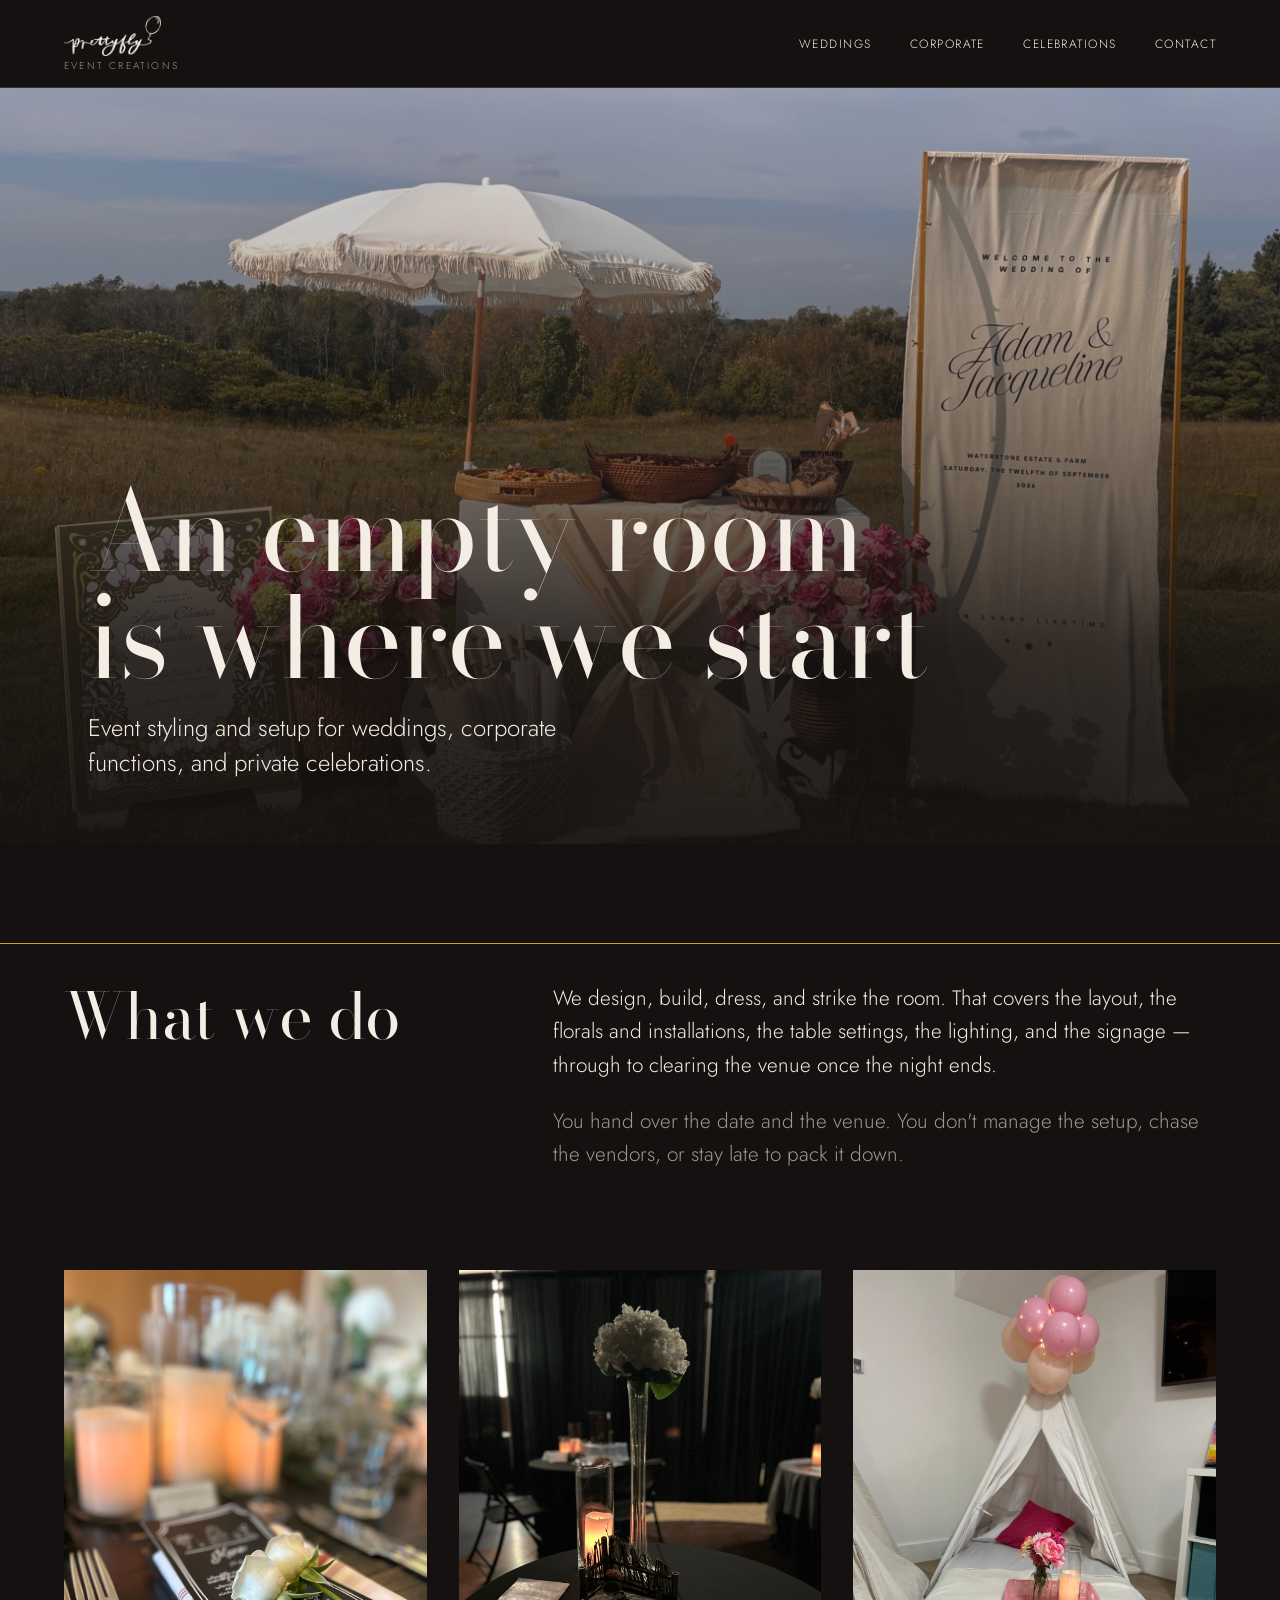
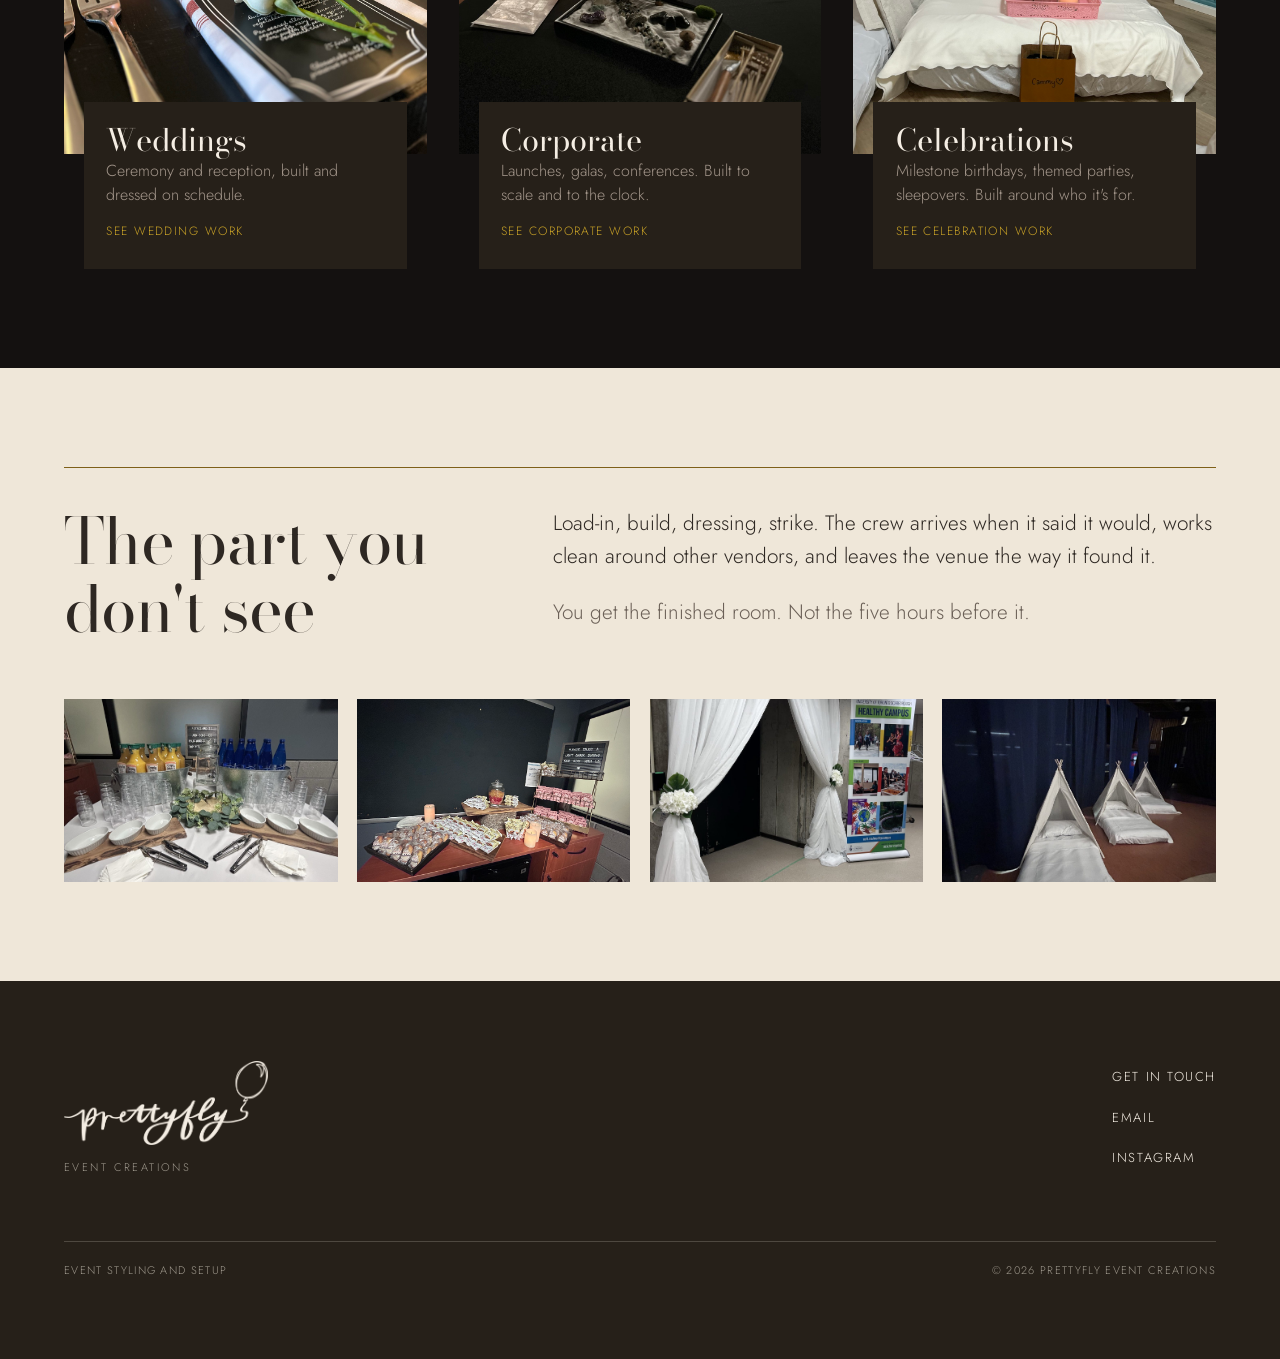
<file: index.html>
<!DOCTYPE html>
<html lang="en">
<head>
<meta charset="utf-8">
<meta name="viewport" content="width=device-width, initial-scale=1">
<title>PrettyFly Event Creations — event styling and setup</title>
<meta name="description" content="PrettyFly Event Creations styles and sets weddings, corporate functions, and private celebrations. Design, build, dress, and strike — handled end to end.">
<link rel="canonical" href="https://prettyflyevents.ca/">
<meta property="og:type" content="website">
<meta property="og:site_name" content="PrettyFly Event Creations">
<meta property="og:locale" content="en_CA">
<meta property="og:url" content="https://prettyflyevents.ca/">
<meta property="og:title" content="PrettyFly Event Creations — event styling and setup">
<meta property="og:description" content="PrettyFly Event Creations styles and sets weddings, corporate functions, and private celebrations. Design, build, dress, and strike — handled end to end.">
<meta property="og:image" content="https://prettyflyevents.ca/images/brand/share-card.jpg">
<meta property="og:image:width" content="1200">
<meta property="og:image:height" content="630">
<meta property="og:image:alt" content="PrettyFly Event Creations">
<meta name="twitter:card" content="summary_large_image">
<link rel="preconnect" href="https://fonts.googleapis.com">
<link rel="preconnect" href="https://fonts.gstatic.com" crossorigin>
<link href="https://fonts.googleapis.com/css2?family=Bodoni+Moda:opsz,wght@6..96,400;6..96,500&family=Jost:wght@300;400;500&display=swap" rel="stylesheet">
<link rel="stylesheet" href="assets/css/site.css">
<link rel="icon" href="images/brand/favicon-32.png" sizes="32x32">
<link rel="apple-touch-icon" href="images/brand/favicon-180.png">
</head>
<body>

<a class="skip" href="#main">Skip to content</a>

<header class="nav">
  <div class="wrap nav__inner">
    <a class="mark" href="index.html">
      <img class="mark__logo" src="images/brand/mark-cream.png" alt="PrettyFly" width="873" height="360" decoding="async">
      <span class="mark__sub">Event Creations</span>
    </a>
    <button class="nav__toggle" type="button" aria-expanded="false" aria-controls="nav-links">Menu</button>
    <ul class="nav__links" id="nav-links">
      <li><a href="weddings.html">Weddings</a></li>
      <li><a href="corporate.html">Corporate</a></li>
      <li><a href="celebrations.html">Celebrations</a></li>
      <li><a href="contact.html">Contact</a></li>
    </ul>
  </div>
</header>

<main id="main">

  <section class="hero">
    <img class="hero__img" src="images/hero/hero-home.jpg" alt="A finished reception room styled by PrettyFly Event Creations" width="2600" height="1950" decoding="async" fetchpriority="high">
    <div class="hero__scrim"></div>
    <div class="wrap hero__body reveal">
      <h1 class="display">An empty room is where we start</h1>
      <p class="lede">Event styling and setup for weddings, corporate functions, and private celebrations.</p>
    </div>
  </section>

  <section class="band">
    <div class="wrap statement">
      <h2 class="head">What we do</h2>
      <div>
        <p>We design, build, dress, and strike the room. That covers the layout, the florals and installations, the table settings, the lighting, and the signage — through to clearing the venue once the night ends.</p>
        <p class="quiet">You hand over the date and the venue. You don't manage the setup, chase the vendors, or stay late to pack it down.</p>
      </div>
    </div>
  </section>

  <section class="band band--continued">
    <div class="wrap">
      <div class="doors">

        <a class="door" href="weddings.html">
          <span class="door__frame">
            <img src="images/weddings/door.jpg" alt="A wedding reception styled by PrettyFly" width="1200" height="1600" decoding="async" loading="lazy">
          </span>
          <span class="door__plate">
            <span class="door__name">Weddings</span>
            <span class="door__text">Ceremony and reception, built and dressed on schedule.</span>
            <span class="door__more">See wedding work</span>
          </span>
        </a>

        <a class="door" href="corporate.html">
          <span class="door__frame">
            <img src="images/corporate/door.jpg" alt="A corporate event build by PrettyFly" width="1200" height="1600" decoding="async" loading="lazy">
          </span>
          <span class="door__plate">
            <span class="door__name">Corporate</span>
            <span class="door__text">Launches, galas, conferences. Built to scale and to the clock.</span>
            <span class="door__more">See corporate work</span>
          </span>
        </a>

        <a class="door" href="celebrations.html">
          <span class="door__frame">
            <img src="images/celebrations/door.jpg" alt="A sleepover tent made up with balloons and a gift, styled by PrettyFly" width="1200" height="1600" decoding="async" loading="lazy">
          </span>
          <span class="door__plate">
            <span class="door__name">Celebrations</span>
            <span class="door__text">Milestone birthdays, themed parties, sleepovers. Built around who it's for.</span>
            <span class="door__more">See celebration work</span>
          </span>
        </a>

      </div>
    </div>
  </section>

  <section class="band inverse">
    <div class="wrap">
      <div class="statement">
        <h2 class="head">The part you don't see</h2>
        <div>
          <p>Load-in, build, dressing, strike. The crew arrives when it said it would, works clean around other vendors, and leaves the venue the way it found it.</p>
          <p class="quiet">You get the finished room. Not the five hours before it.</p>
        </div>
      </div>
      <div class="strip">
        <img src="images/team/team-01.jpg" alt="Crew setting up a venue before an event" width="1350" height="1800" decoding="async" loading="lazy">
        <img src="images/team/team-02.jpg" alt="Tables being dressed during setup" width="1800" height="1350" decoding="async" loading="lazy">
        <img src="images/team/team-03.jpg" alt="An installation being built on site" width="1350" height="1800" decoding="async" loading="lazy">
        <img src="images/team/team-04.jpg" alt="Final checks before guests arrive" width="1350" height="1800" decoding="async" loading="lazy">
      </div>
    </div>
  </section>

</main>

<footer class="foot">
  <div class="wrap">
    <div class="foot__top">
      <div>
        <img class="foot__logo" src="images/brand/mark-cream.png" alt="PrettyFly" width="873" height="360" decoding="async" loading="lazy">
        <div class="foot__sub">Event Creations</div>
      </div>
      <ul class="foot__links">
        <li><a href="contact.html">Get in touch</a></li>
        <li><a href="mailto:prettyflycreativestudio@gmail.com">Email</a></li>
        <li><a href="https://www.instagram.com/prettyflyeventcreations/" rel="noopener">Instagram</a></li>
      </ul>
    </div>
    <div class="foot__base">
      <span>Event styling and setup</span>
      <span>&copy; 2026 PrettyFly Event Creations</span>
    </div>
  </div>
</footer>

<script src="assets/js/nav.js"></script>
</body>
</html>
</file>
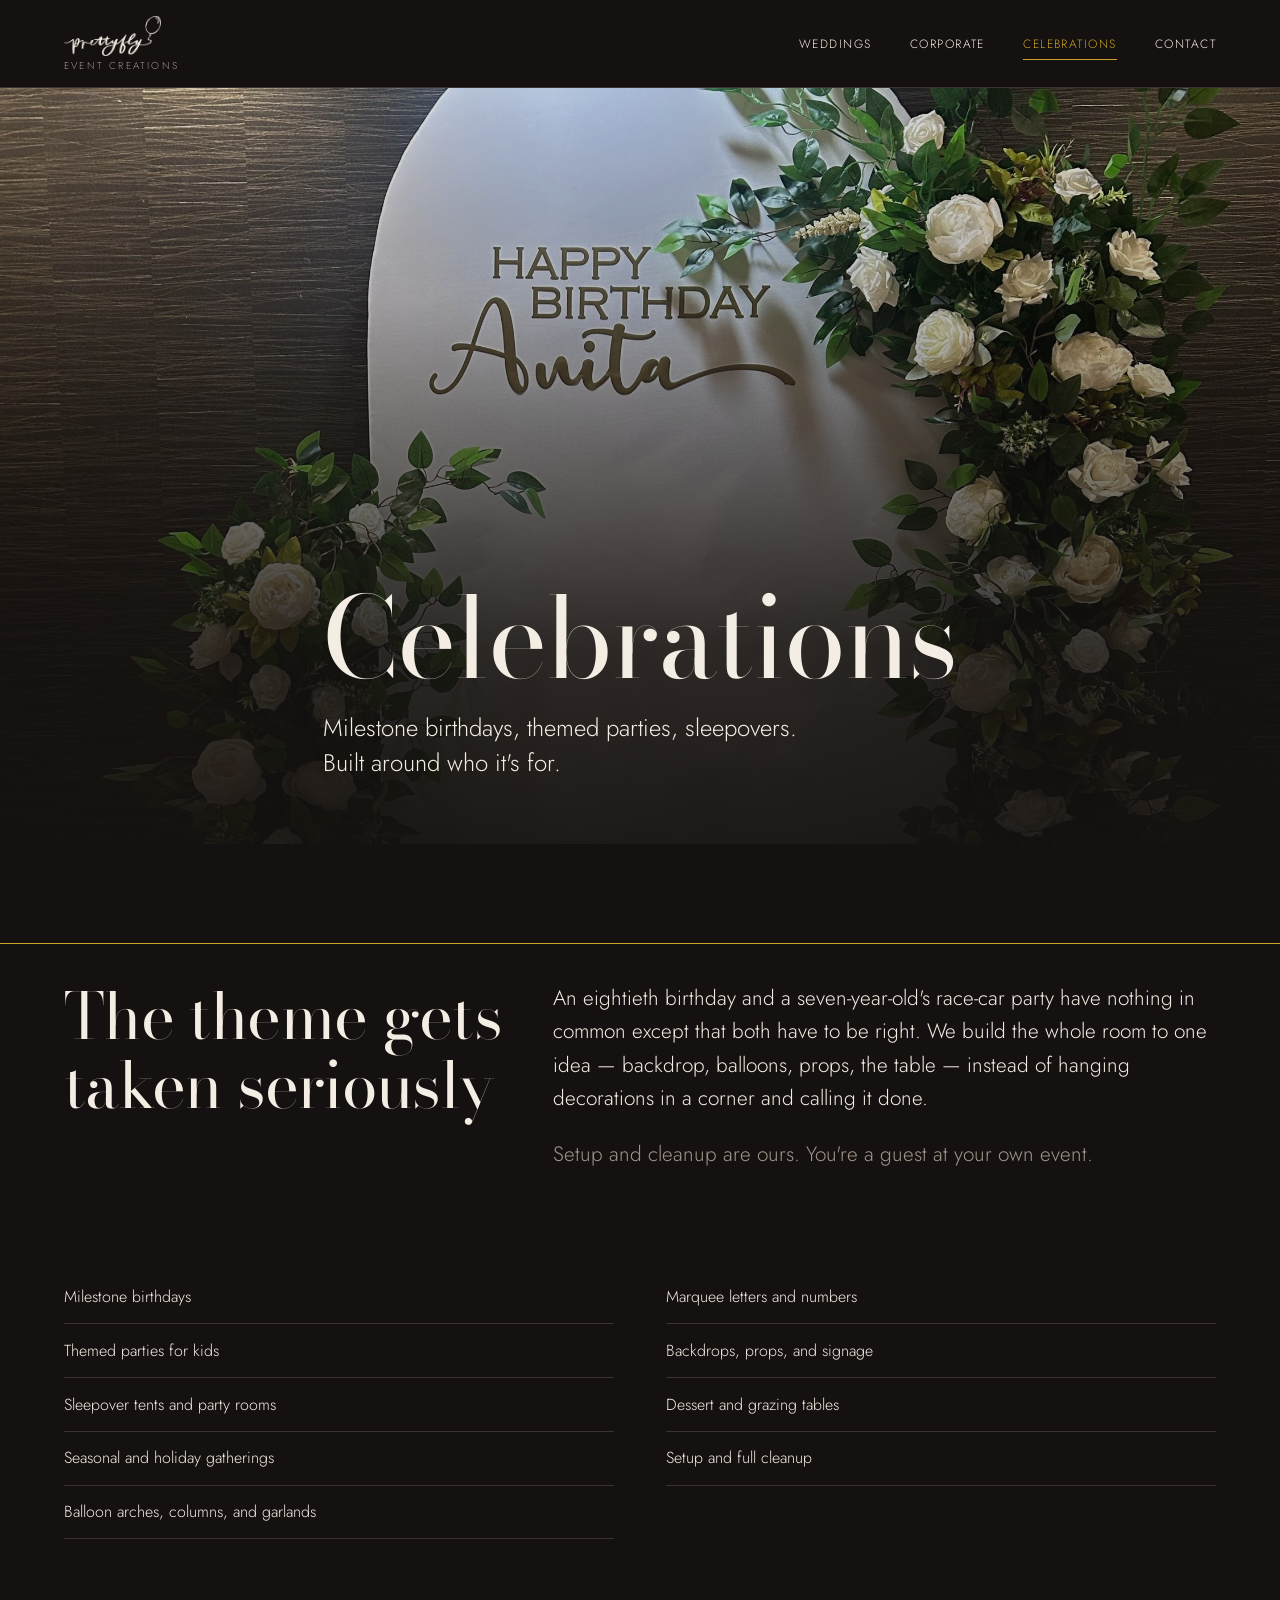
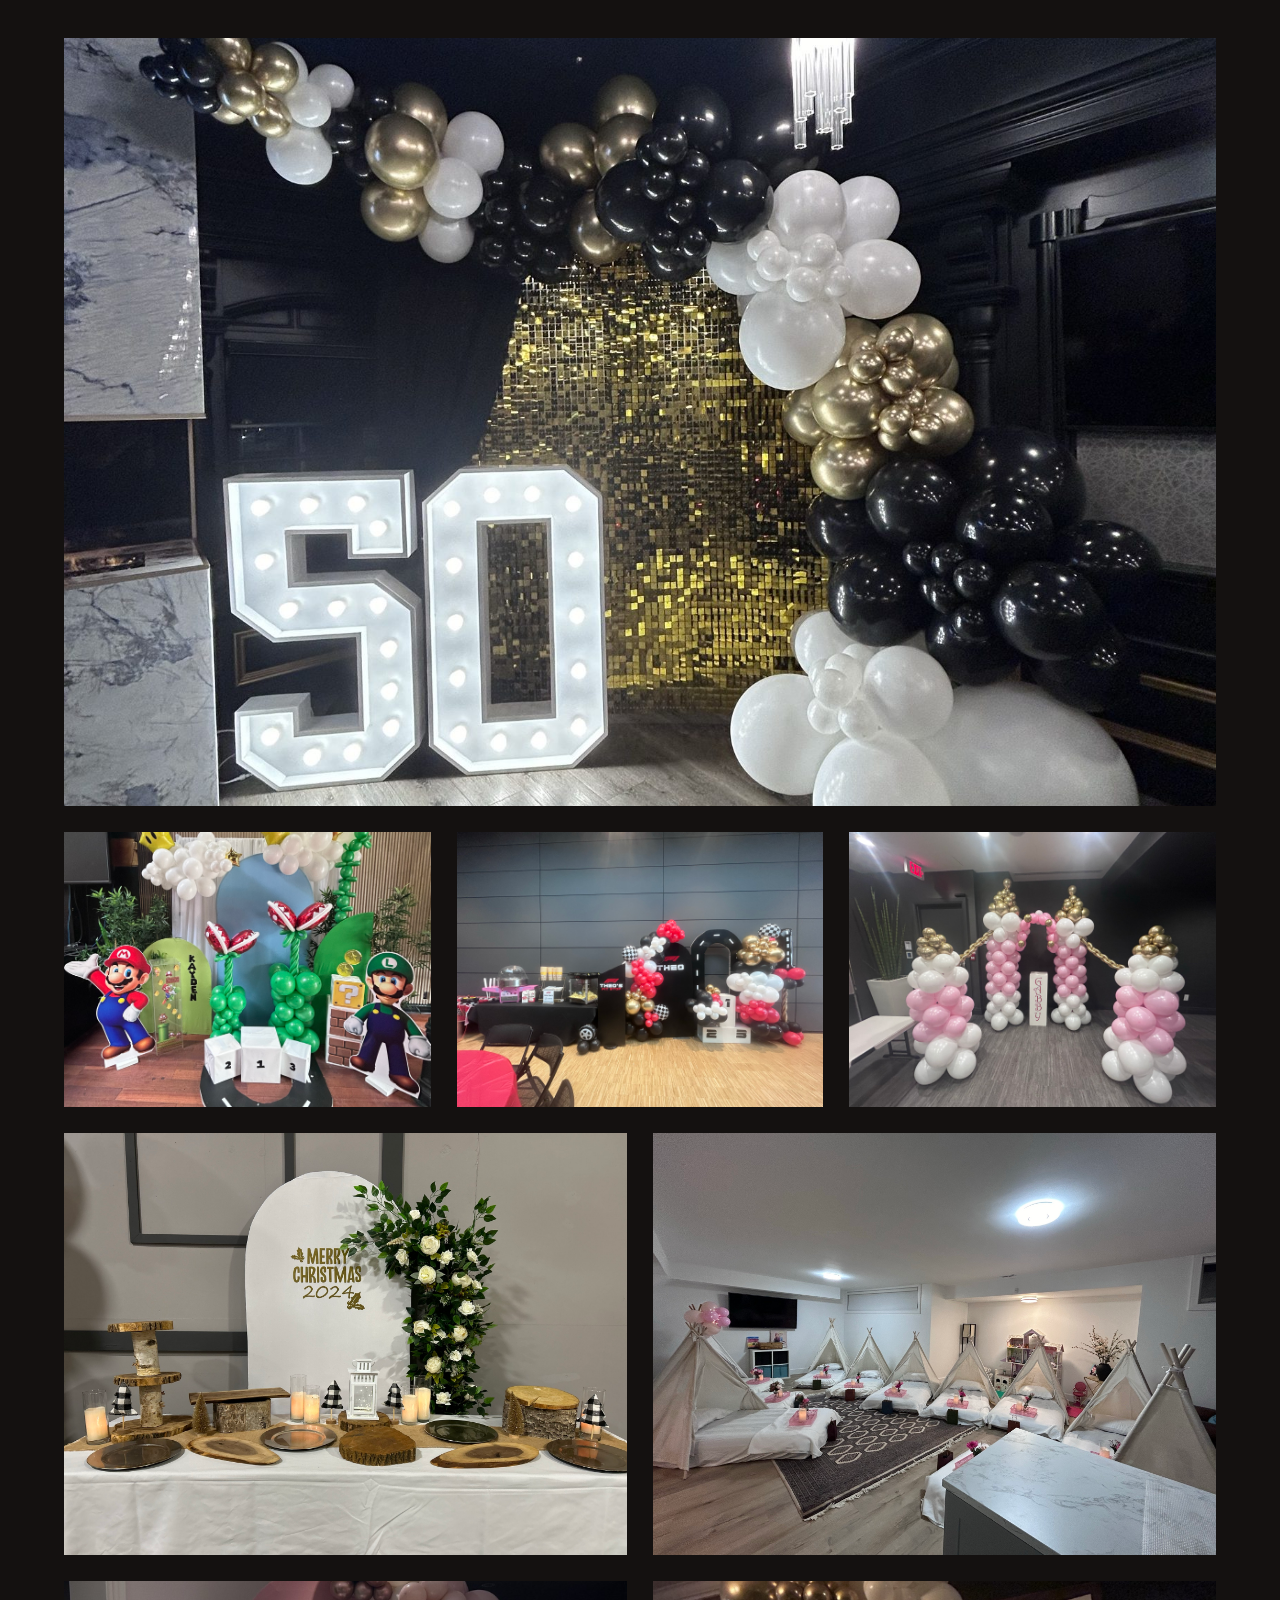
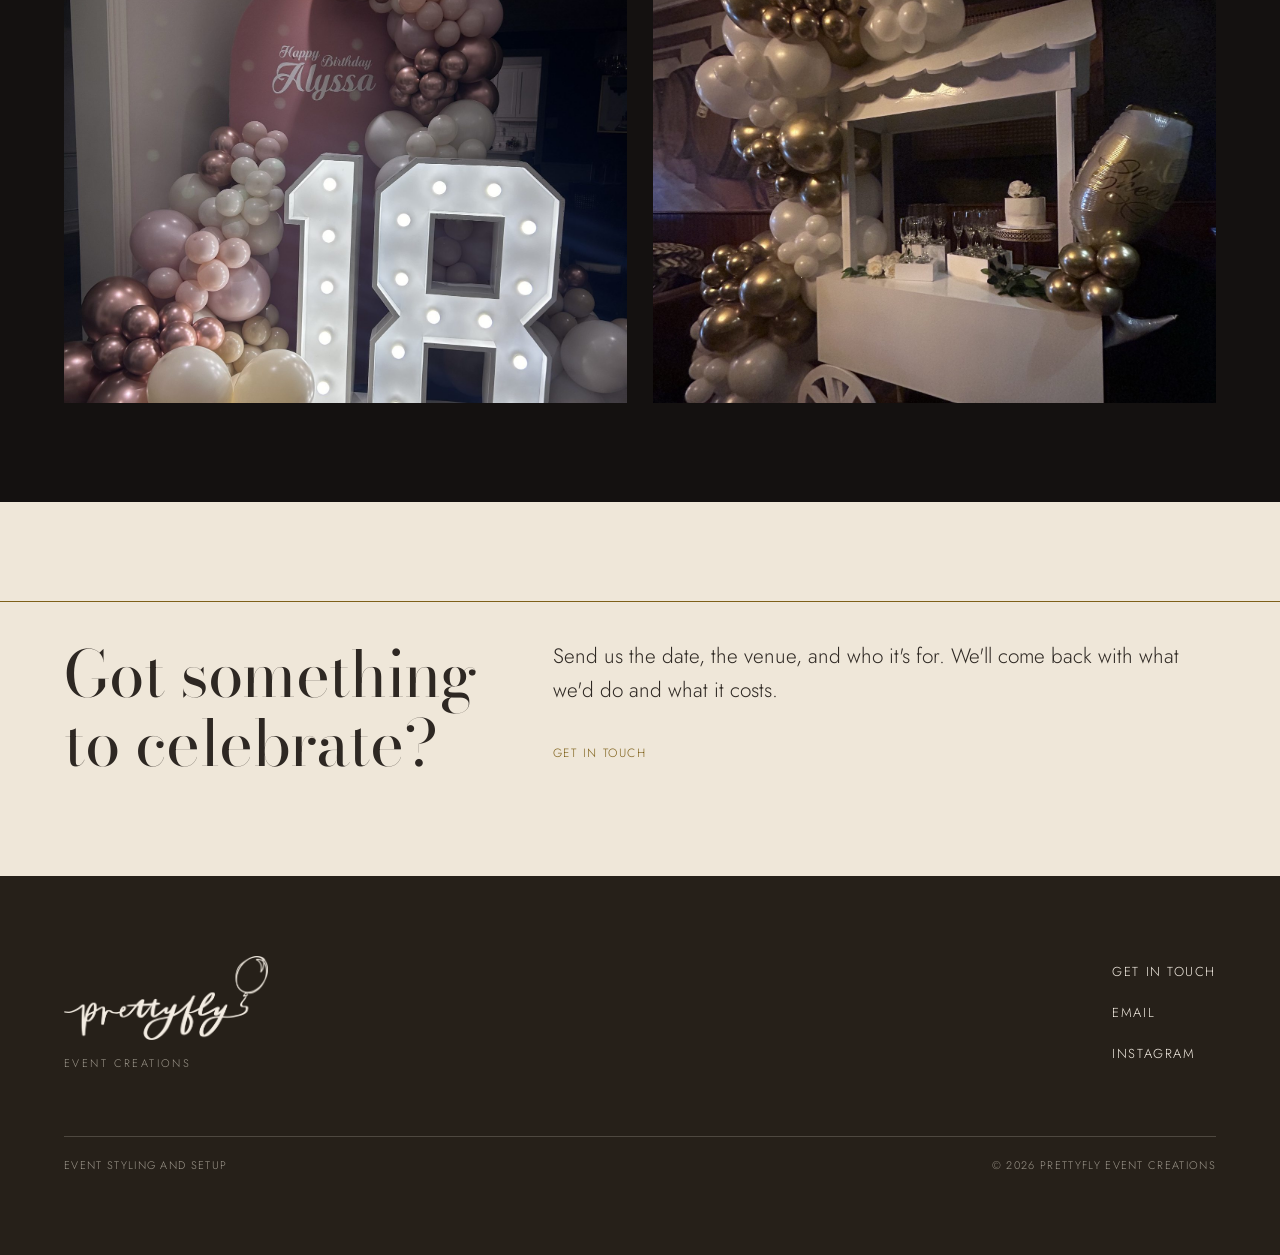
<file: celebrations.html>
<!DOCTYPE html>
<html lang="en">
<head>
<meta charset="utf-8">
<meta name="viewport" content="width=device-width, initial-scale=1">
<title>Celebrations — PrettyFly Event Creations</title>
<meta name="description" content="Styling and setup for milestone birthdays, themed children's parties, sleepovers, and seasonal gatherings by PrettyFly Event Creations.">
<link rel="canonical" href="https://prettyflyevents.ca/celebrations.html">
<meta property="og:type" content="website">
<meta property="og:site_name" content="PrettyFly Event Creations">
<meta property="og:locale" content="en_CA">
<meta property="og:url" content="https://prettyflyevents.ca/celebrations.html">
<meta property="og:title" content="Celebrations — PrettyFly Event Creations">
<meta property="og:description" content="Styling and setup for milestone birthdays, themed children's parties, sleepovers, and seasonal gatherings by PrettyFly Event Creations.">
<meta property="og:image" content="https://prettyflyevents.ca/images/brand/share-card.jpg">
<meta property="og:image:width" content="1200">
<meta property="og:image:height" content="630">
<meta property="og:image:alt" content="PrettyFly Event Creations">
<meta name="twitter:card" content="summary_large_image">
<link rel="preconnect" href="https://fonts.googleapis.com">
<link rel="preconnect" href="https://fonts.gstatic.com" crossorigin>
<link href="https://fonts.googleapis.com/css2?family=Bodoni+Moda:opsz,wght@6..96,400;6..96,500&family=Jost:wght@300;400;500&display=swap" rel="stylesheet">
<link rel="stylesheet" href="assets/css/site.css">
<link rel="icon" href="images/brand/favicon-32.png" sizes="32x32">
<link rel="apple-touch-icon" href="images/brand/favicon-180.png">
</head>
<body>

<a class="skip" href="#main">Skip to content</a>

<header class="nav">
  <div class="wrap nav__inner">
    <a class="mark" href="index.html">
      <img class="mark__logo" src="images/brand/mark-cream.png" alt="PrettyFly" width="873" height="360" decoding="async">
      <span class="mark__sub">Event Creations</span>
    </a>
    <button class="nav__toggle" type="button" aria-expanded="false" aria-controls="nav-links">Menu</button>
    <ul class="nav__links" id="nav-links">
      <li><a href="weddings.html">Weddings</a></li>
      <li><a href="corporate.html">Corporate</a></li>
      <li><a href="celebrations.html" aria-current="page">Celebrations</a></li>
      <li><a href="contact.html">Contact</a></li>
    </ul>
  </div>
</header>

<main id="main">

  <section class="hero">
    <img class="hero__img hero__img--offset-top" src="images/hero/hero-celebrations.jpg" alt="A birthday arch dressed in white roses and greenery, lettered in gold" width="2250" height="3000" decoding="async" fetchpriority="high">
    <div class="hero__scrim"></div>
    <div class="wrap hero__body pagehead reveal">
      <h1 class="display">Celebrations</h1>
      <p class="lede">Milestone birthdays, themed parties, sleepovers. Built around who it's for.</p>
    </div>
  </section>

  <section class="band">
    <div class="wrap statement">
      <h2 class="head">The theme gets taken seriously</h2>
      <div>
        <p>An eightieth birthday and a seven-year-old's race-car party have nothing in common except that both have to be right. We build the whole room to one idea — backdrop, balloons, props, the table — instead of hanging decorations in a corner and calling it done.</p>
        <p class="quiet">Setup and cleanup are ours. You're a guest at your own event.</p>
      </div>
    </div>
  </section>

  <section class="band band--continued">
    <div class="wrap">
      <ul class="covers">
        <li>Milestone birthdays</li>
        <li>Themed parties for kids</li>
        <li>Sleepover tents and party rooms</li>
        <li>Seasonal and holiday gatherings</li>
        <li>Balloon arches, columns, and garlands</li>
        <li>Marquee letters and numbers</li>
        <li>Backdrops, props, and signage</li>
        <li>Dessert and grazing tables</li>
        <li>Setup and full cleanup</li>
      </ul>
    </div>
  </section>

  <section class="band band--continued">
    <div class="wrap">
      <div class="gallery">
        <figure class="shot shot--wide"><img src="images/celebrations/celebration-01.jpg" width="1650" height="2200" loading="lazy" decoding="async" alt="A fiftieth birthday wall with gold marquee numbers and white balloon columns"></figure>
        <figure class="shot shot--third"><img src="images/celebrations/celebration-02.jpg" width="1600" height="1562" loading="lazy" decoding="async" alt="A video-game themed children's party with a balloon arch and character cutouts"></figure>
        <figure class="shot shot--third"><img src="images/celebrations/celebration-03.jpg" width="1600" height="1200" loading="lazy" decoding="async" alt="A race-car themed birthday with a tunnel backdrop, checkered flags, and a candy cart"></figure>
        <figure class="shot shot--third"><img src="images/celebrations/celebration-04.jpg" width="1600" height="1200" loading="lazy" decoding="async" alt="Pink, white, and gold balloon columns framing a welcome sign"></figure>
        <figure class="shot shot--half"><img src="images/celebrations/celebration-05.jpg" width="2000" height="1500" loading="lazy" decoding="async" alt="A Christmas dessert and grazing table beneath a floral arch"></figure>
        <figure class="shot shot--half"><img src="images/celebrations/celebration-06.jpg" width="2200" height="1650" loading="lazy" decoding="async" alt="A row of sleepover tents made up with bedding and cushions"></figure>
        <figure class="shot shot--half"><img src="images/celebrations/celebration-07.jpg" width="1500" height="2000" loading="lazy" decoding="async" alt="An eightieth birthday backdrop with lit marquee numbers and a mauve balloon garland"></figure>
        <figure class="shot shot--half"><img src="images/celebrations/celebration-08.jpg" width="1500" height="2000" loading="lazy" decoding="async" alt="A white carriage backdrop lit by gold and cream balloon clouds"></figure>
      </div>
    </div>
  </section>

  <section class="band inverse">
    <div class="wrap statement">
      <h2 class="head">Got something to celebrate?</h2>
      <div>
        <p>Send us the date, the venue, and who it's for. We'll come back with what we'd do and what it costs.</p>
        <p><a href="contact.html" class="linkout">Get in touch</a></p>
      </div>
    </div>
  </section>

</main>

<footer class="foot">
  <div class="wrap">
    <div class="foot__top">
      <div>
        <img class="foot__logo" src="images/brand/mark-cream.png" alt="PrettyFly" width="873" height="360" decoding="async" loading="lazy">
        <div class="foot__sub">Event Creations</div>
      </div>
      <ul class="foot__links">
        <li><a href="contact.html">Get in touch</a></li>
        <li><a href="mailto:prettyflycreativestudio@gmail.com">Email</a></li>
        <li><a href="https://www.instagram.com/prettyflyeventcreations/" rel="noopener">Instagram</a></li>
      </ul>
    </div>
    <div class="foot__base">
      <span>Event styling and setup</span>
      <span>&copy; 2026 PrettyFly Event Creations</span>
    </div>
  </div>
</footer>

<script src="assets/js/nav.js"></script>
</body>
</html>
</file>
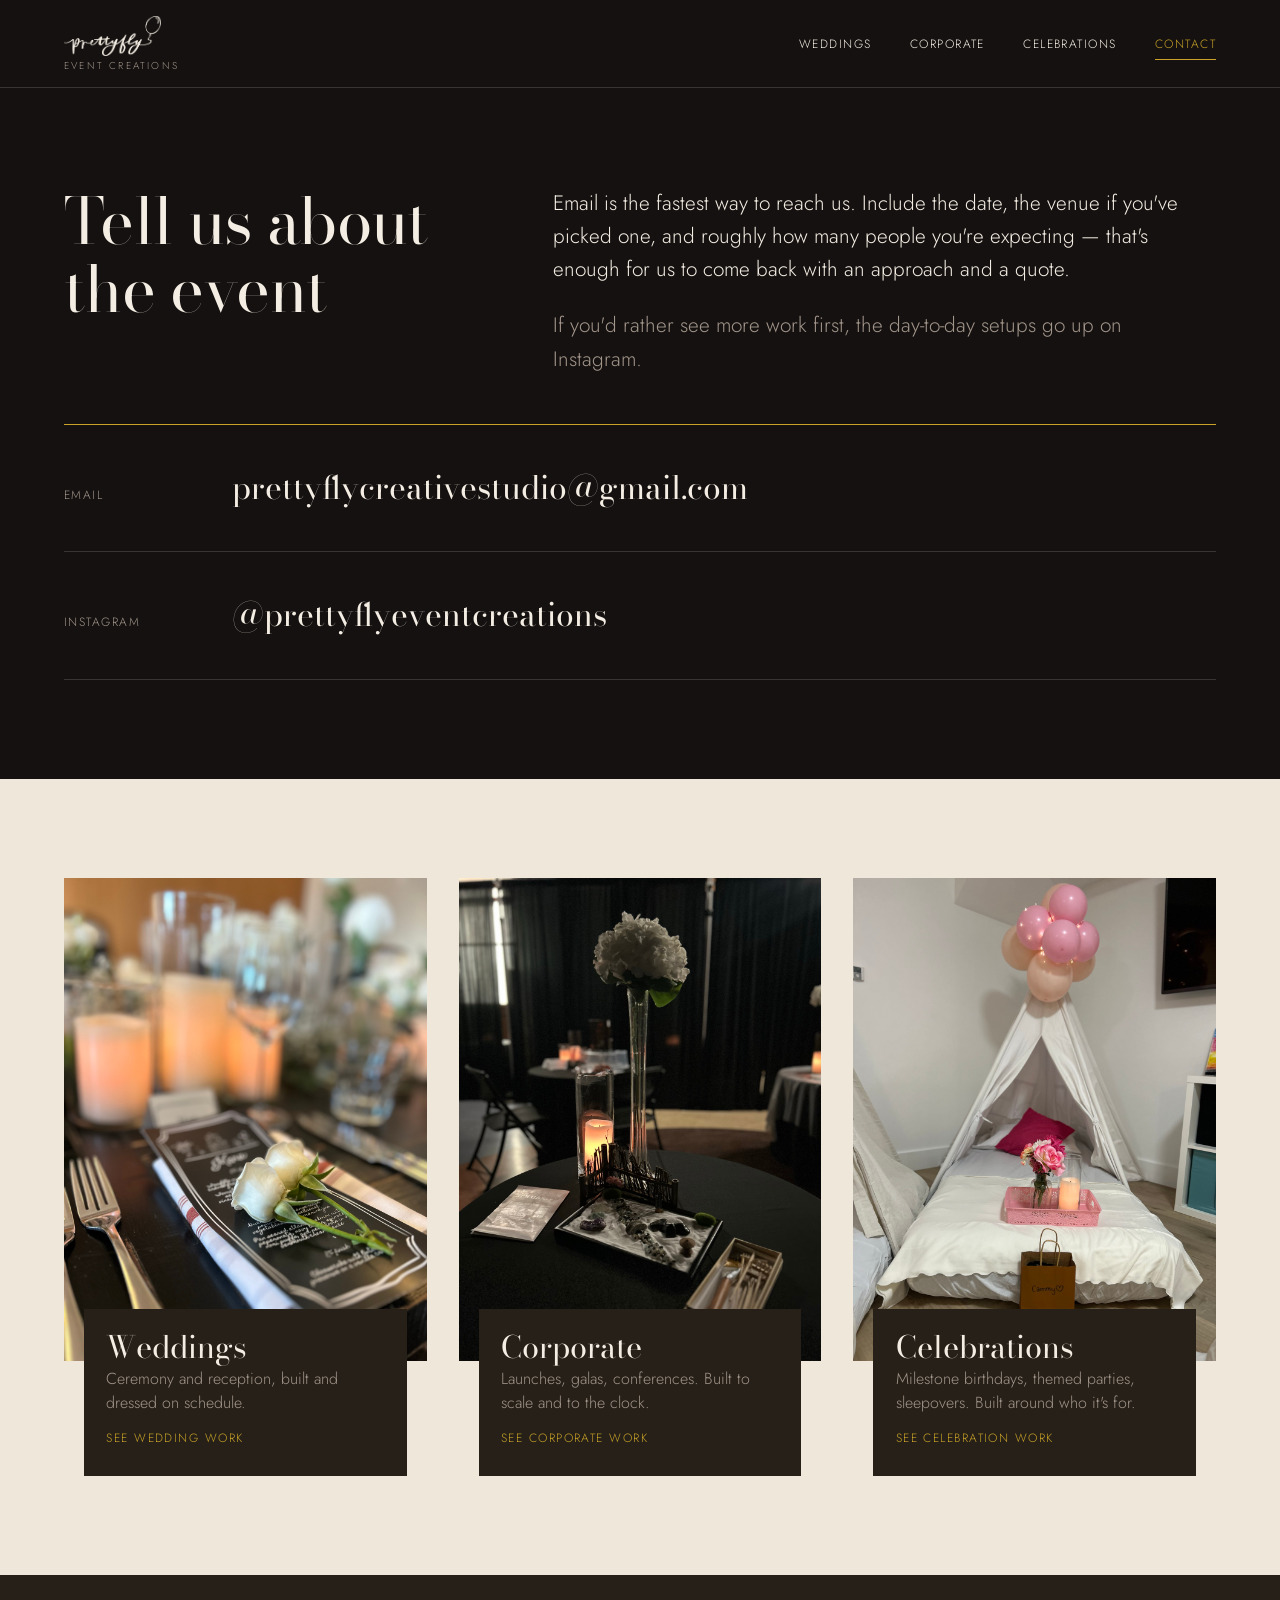
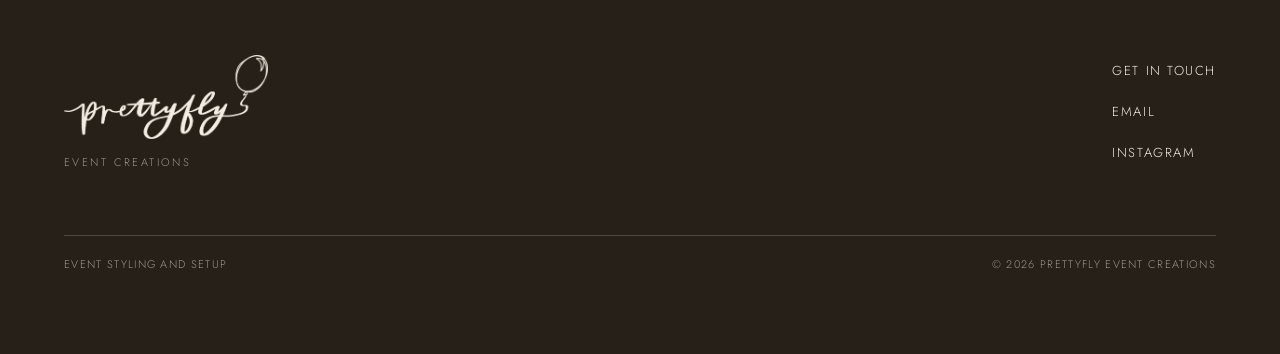
<file: contact.html>
<!DOCTYPE html>
<html lang="en">
<head>
<meta charset="utf-8">
<meta name="viewport" content="width=device-width, initial-scale=1">
<title>Contact — PrettyFly Event Creations</title>
<meta name="description" content="Get in touch with PrettyFly Event Creations about styling and setup for your wedding, corporate event, or celebration.">
<link rel="canonical" href="https://prettyflyevents.ca/contact.html">
<meta property="og:type" content="website">
<meta property="og:site_name" content="PrettyFly Event Creations">
<meta property="og:locale" content="en_CA">
<meta property="og:url" content="https://prettyflyevents.ca/contact.html">
<meta property="og:title" content="Contact — PrettyFly Event Creations">
<meta property="og:description" content="Get in touch with PrettyFly Event Creations about styling and setup for your wedding, corporate event, or celebration.">
<meta property="og:image" content="https://prettyflyevents.ca/images/brand/share-card.jpg">
<meta property="og:image:width" content="1200">
<meta property="og:image:height" content="630">
<meta property="og:image:alt" content="PrettyFly Event Creations">
<meta name="twitter:card" content="summary_large_image">
<link rel="preconnect" href="https://fonts.googleapis.com">
<link rel="preconnect" href="https://fonts.gstatic.com" crossorigin>
<link href="https://fonts.googleapis.com/css2?family=Bodoni+Moda:opsz,wght@6..96,400;6..96,500&family=Jost:wght@300;400;500&display=swap" rel="stylesheet">
<link rel="stylesheet" href="assets/css/site.css">
<link rel="icon" href="images/brand/favicon-32.png" sizes="32x32">
<link rel="apple-touch-icon" href="images/brand/favicon-180.png">
</head>
<body>

<a class="skip" href="#main">Skip to content</a>

<header class="nav">
  <div class="wrap nav__inner">
    <a class="mark" href="index.html">
      <img class="mark__logo" src="images/brand/mark-cream.png" alt="PrettyFly" width="873" height="360" decoding="async">
      <span class="mark__sub">Event Creations</span>
    </a>
    <button class="nav__toggle" type="button" aria-expanded="false" aria-controls="nav-links">Menu</button>
    <ul class="nav__links" id="nav-links">
      <li><a href="weddings.html">Weddings</a></li>
      <li><a href="corporate.html">Corporate</a></li>
      <li><a href="celebrations.html">Celebrations</a></li>
      <li><a href="contact.html" aria-current="page">Contact</a></li>
    </ul>
  </div>
</header>

<main id="main">

  <section class="band">
    <div class="wrap">

      <div class="statement statement--open">
        <h1 class="head">Tell us about the event</h1>
        <div>
          <p>Email is the fastest way to reach us. Include the date, the venue if you've picked one, and roughly how many people you're expecting — that's enough for us to come back with an approach and a quote.</p>
          <p class="quiet">If you'd rather see more work first, the day-to-day setups go up on Instagram.</p>
        </div>
      </div>

      <ul class="contact__lines">
        <li>
          <a href="mailto:prettyflycreativestudio@gmail.com">
            <span class="contact__key">Email</span>
            <span class="contact__value">prettyflycreativestudio@gmail.com</span>
          </a>
        </li>
        <li>
          <a href="https://www.instagram.com/prettyflyeventcreations/" rel="noopener">
            <span class="contact__key">Instagram</span>
            <span class="contact__value">@prettyflyeventcreations</span>
          </a>
        </li>
      </ul>

    </div>
  </section>

  <section class="band inverse">
    <div class="wrap">
      <div class="doors">

        <a class="door" href="weddings.html">
          <span class="door__frame">
            <img src="images/weddings/door.jpg" alt="A wedding reception styled by PrettyFly" width="1200" height="1600" decoding="async" loading="lazy">
          </span>
          <span class="door__plate">
            <span class="door__name">Weddings</span>
            <span class="door__text">Ceremony and reception, built and dressed on schedule.</span>
            <span class="door__more">See wedding work</span>
          </span>
        </a>

        <a class="door" href="corporate.html">
          <span class="door__frame">
            <img src="images/corporate/door.jpg" alt="A corporate event build by PrettyFly" width="1200" height="1600" decoding="async" loading="lazy">
          </span>
          <span class="door__plate">
            <span class="door__name">Corporate</span>
            <span class="door__text">Launches, galas, conferences. Built to scale and to the clock.</span>
            <span class="door__more">See corporate work</span>
          </span>
        </a>

        <a class="door" href="celebrations.html">
          <span class="door__frame">
            <img src="images/celebrations/door.jpg" alt="A sleepover tent made up with balloons and a gift, styled by PrettyFly" width="1200" height="1600" decoding="async" loading="lazy">
          </span>
          <span class="door__plate">
            <span class="door__name">Celebrations</span>
            <span class="door__text">Milestone birthdays, themed parties, sleepovers. Built around who it's for.</span>
            <span class="door__more">See celebration work</span>
          </span>
        </a>

      </div>
    </div>
  </section>

</main>

<footer class="foot">
  <div class="wrap">
    <div class="foot__top">
      <div>
        <img class="foot__logo" src="images/brand/mark-cream.png" alt="PrettyFly" width="873" height="360" decoding="async" loading="lazy">
        <div class="foot__sub">Event Creations</div>
      </div>
      <ul class="foot__links">
        <li><a href="contact.html">Get in touch</a></li>
        <li><a href="mailto:prettyflycreativestudio@gmail.com">Email</a></li>
        <li><a href="https://www.instagram.com/prettyflyeventcreations/" rel="noopener">Instagram</a></li>
      </ul>
    </div>
    <div class="foot__base">
      <span>Event styling and setup</span>
      <span>&copy; 2026 PrettyFly Event Creations</span>
    </div>
  </div>
</footer>

<script src="assets/js/nav.js"></script>
</body>
</html>
</file>
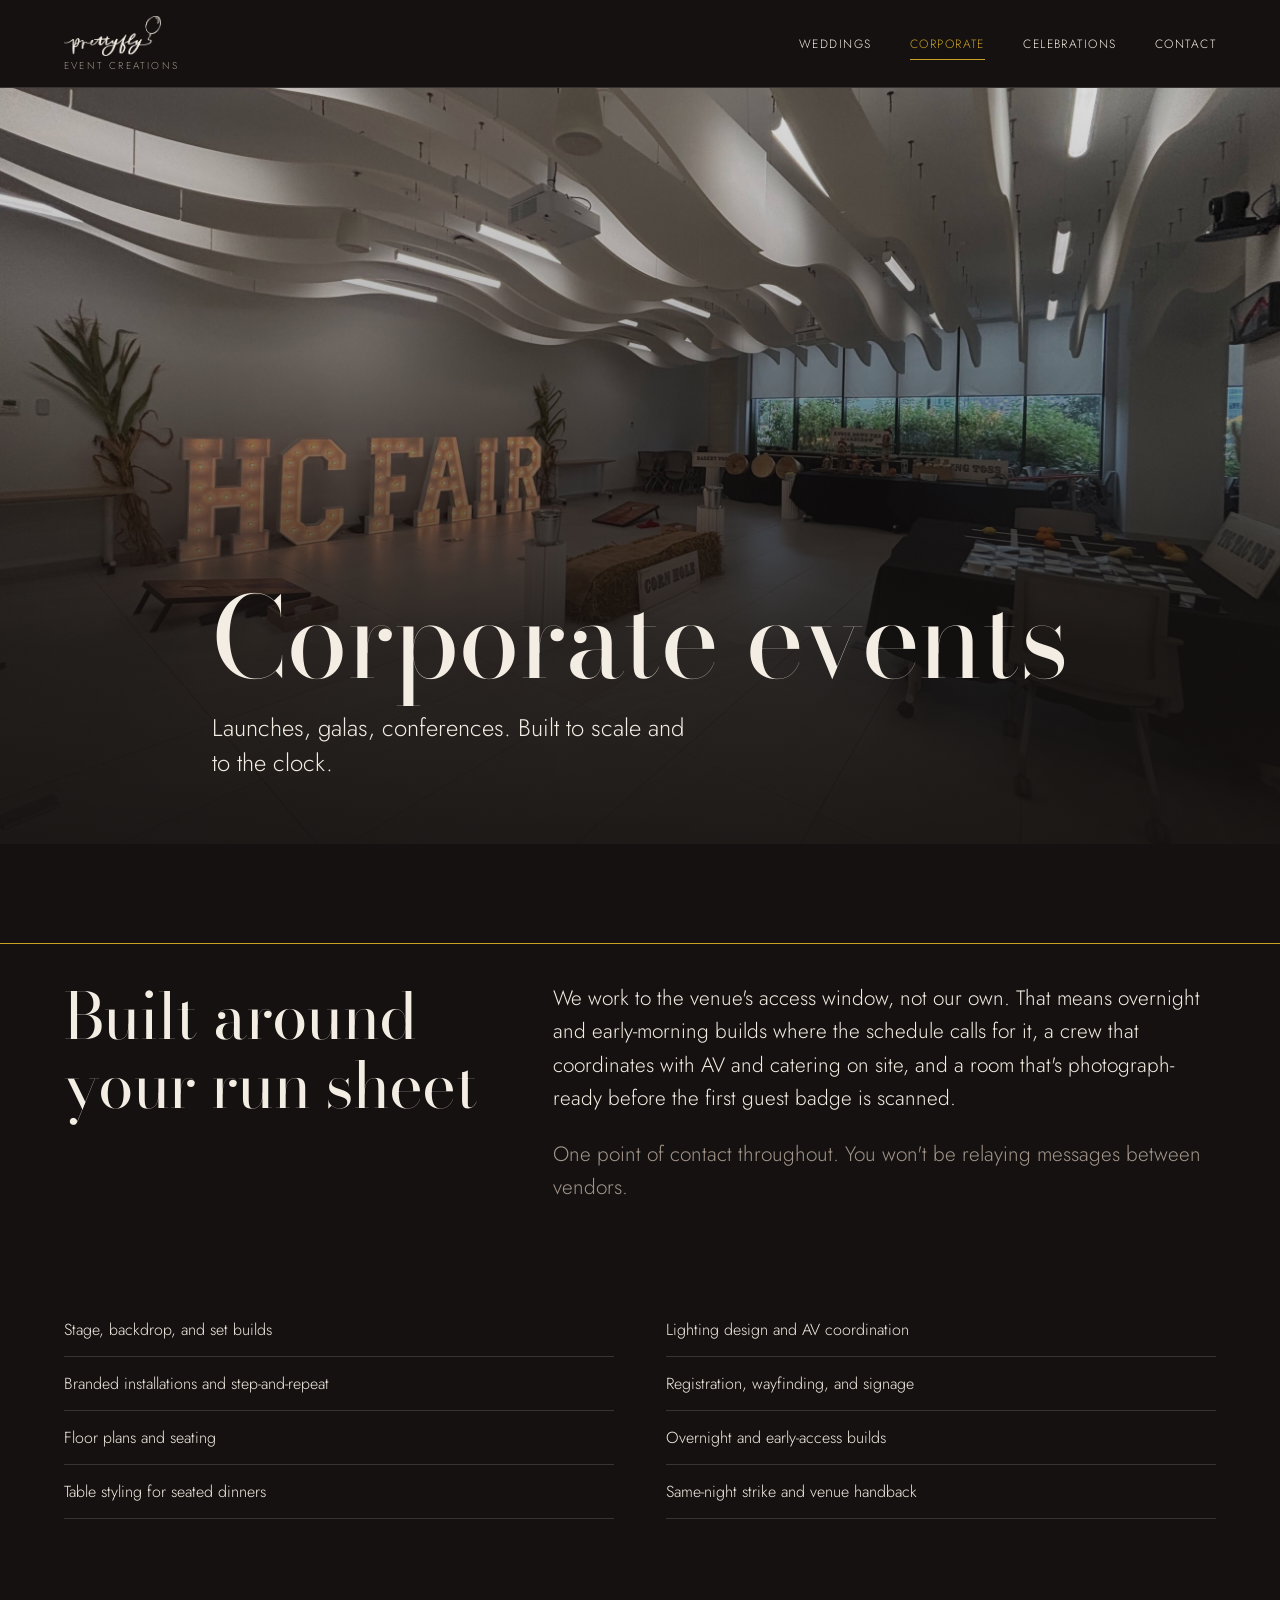
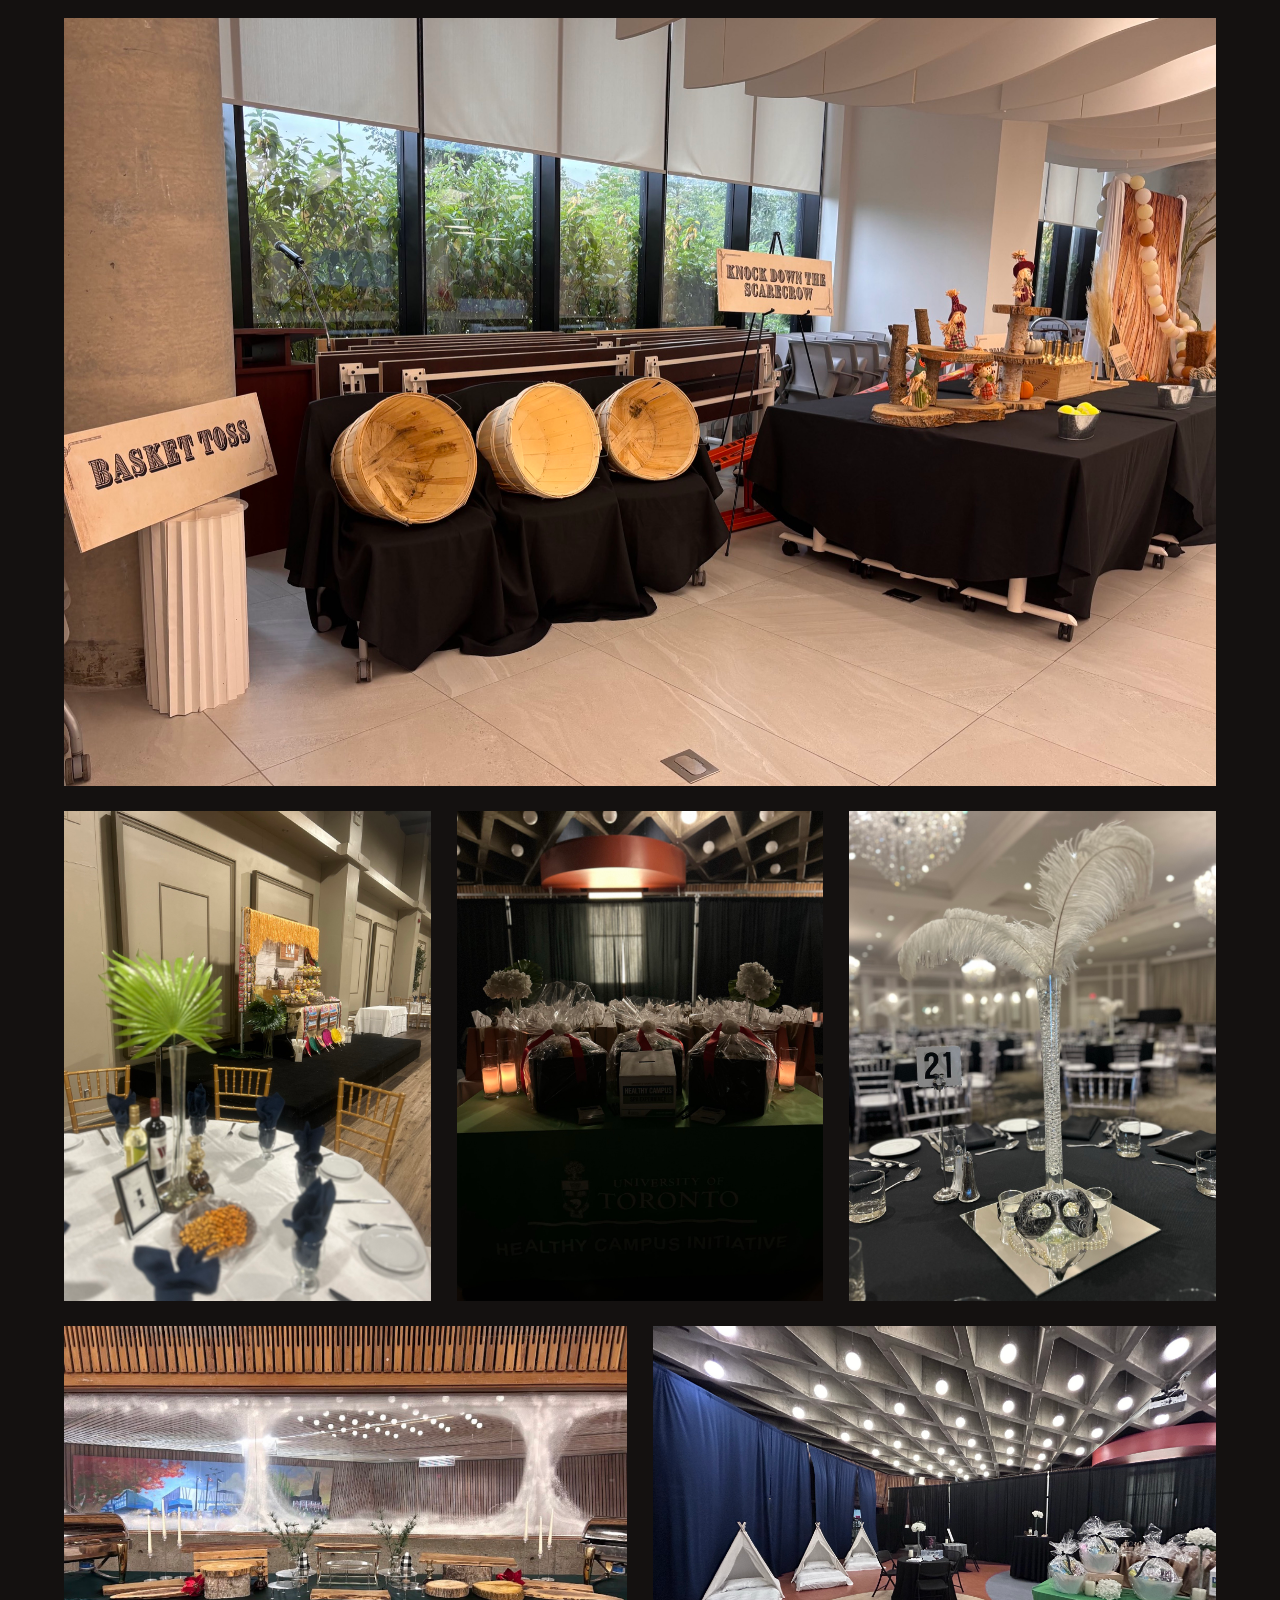
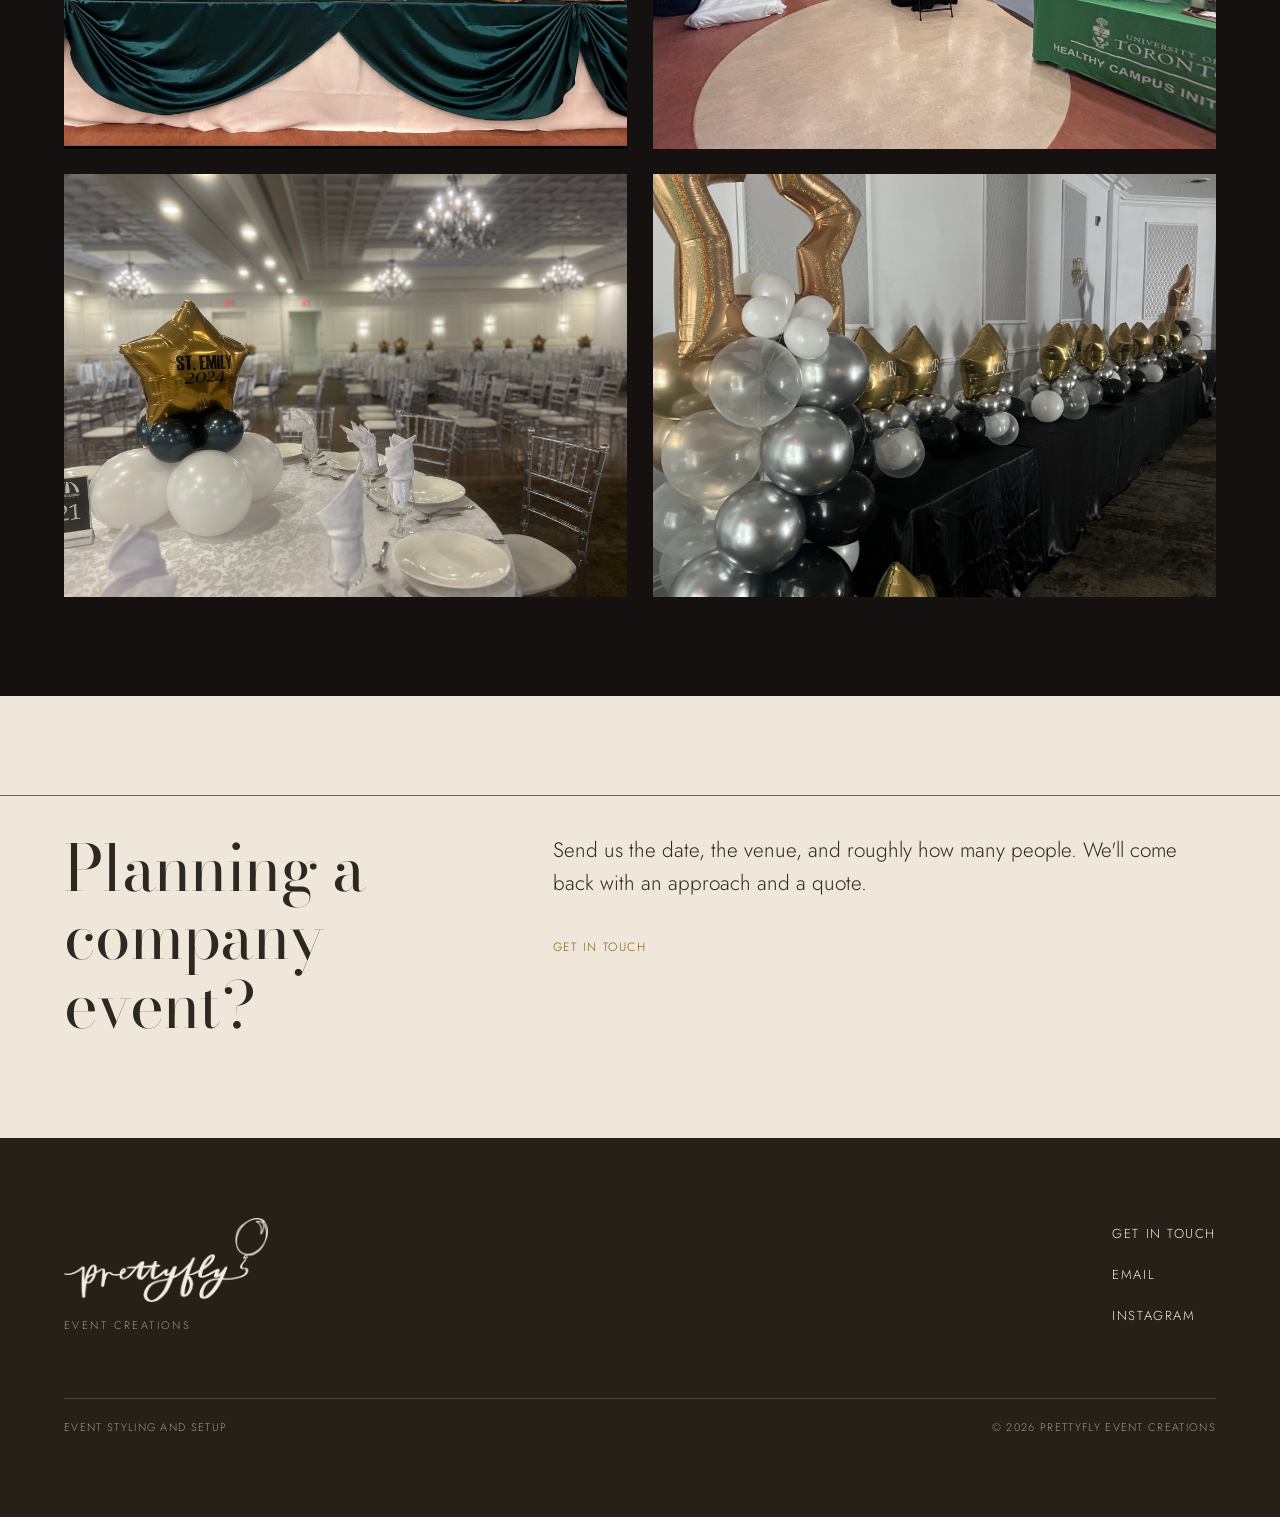
<file: corporate.html>
<!DOCTYPE html>
<html lang="en">
<head>
<meta charset="utf-8">
<meta name="viewport" content="width=device-width, initial-scale=1">
<title>Corporate events — PrettyFly Event Creations</title>
<meta name="description" content="Corporate event styling and setup by PrettyFly Event Creations — launches, galas, conferences, and holiday parties, built to scale and to the clock.">
<link rel="canonical" href="https://prettyflyevents.ca/corporate.html">
<meta property="og:type" content="website">
<meta property="og:site_name" content="PrettyFly Event Creations">
<meta property="og:locale" content="en_CA">
<meta property="og:url" content="https://prettyflyevents.ca/corporate.html">
<meta property="og:title" content="Corporate events — PrettyFly Event Creations">
<meta property="og:description" content="Corporate event styling and setup by PrettyFly Event Creations — launches, galas, conferences, and holiday parties, built to scale and to the clock.">
<meta property="og:image" content="https://prettyflyevents.ca/images/brand/share-card.jpg">
<meta property="og:image:width" content="1200">
<meta property="og:image:height" content="630">
<meta property="og:image:alt" content="PrettyFly Event Creations">
<meta name="twitter:card" content="summary_large_image">
<link rel="preconnect" href="https://fonts.googleapis.com">
<link rel="preconnect" href="https://fonts.gstatic.com" crossorigin>
<link href="https://fonts.googleapis.com/css2?family=Bodoni+Moda:opsz,wght@6..96,400;6..96,500&family=Jost:wght@300;400;500&display=swap" rel="stylesheet">
<link rel="stylesheet" href="assets/css/site.css">
<link rel="icon" href="images/brand/favicon-32.png" sizes="32x32">
<link rel="apple-touch-icon" href="images/brand/favicon-180.png">
</head>
<body>

<a class="skip" href="#main">Skip to content</a>

<header class="nav">
  <div class="wrap nav__inner">
    <a class="mark" href="index.html">
      <img class="mark__logo" src="images/brand/mark-cream.png" alt="PrettyFly" width="873" height="360" decoding="async">
      <span class="mark__sub">Event Creations</span>
    </a>
    <button class="nav__toggle" type="button" aria-expanded="false" aria-controls="nav-links">Menu</button>
    <ul class="nav__links" id="nav-links">
      <li><a href="weddings.html">Weddings</a></li>
      <li><a href="corporate.html" aria-current="page">Corporate</a></li>
      <li><a href="celebrations.html">Celebrations</a></li>
      <li><a href="contact.html">Contact</a></li>
    </ul>
  </div>
</header>

<main id="main">

  <section class="hero">
    <img class="hero__img hero__img--offset-left" src="images/hero/hero-corporate.jpg" alt="A corporate event space built by PrettyFly Event Creations" width="2600" height="1950" decoding="async" fetchpriority="high">
    <div class="hero__scrim"></div>
    <div class="wrap hero__body pagehead reveal">
      <h1 class="display">Corporate events</h1>
      <p class="lede">Launches, galas, conferences. Built to scale and to the clock.</p>
    </div>
  </section>

  <section class="band">
    <div class="wrap statement">
      <h2 class="head">Built around your run sheet</h2>
      <div>
        <p>We work to the venue's access window, not our own. That means overnight and early-morning builds where the schedule calls for it, a crew that coordinates with AV and catering on site, and a room that's photograph-ready before the first guest badge is scanned.</p>
        <p class="quiet">One point of contact throughout. You won't be relaying messages between vendors.</p>
      </div>
    </div>
  </section>

  <section class="band band--continued">
    <div class="wrap">
      <ul class="covers">
        <li>Stage, backdrop, and set builds</li>
        <li>Branded installations and step-and-repeat</li>
        <li>Floor plans and seating</li>
        <li>Table styling for seated dinners</li>
        <li>Lighting design and AV coordination</li>
        <li>Registration, wayfinding, and signage</li>
        <li>Overnight and early-access builds</li>
        <li>Same-night strike and venue handback</li>
      </ul>
    </div>
  </section>

  <section class="band band--continued">
    <div class="wrap">
      <div class="gallery">
        <figure class="shot shot--wide"><img src="images/corporate/corporate-01.jpg" width="2200" height="1650" loading="lazy" decoding="async" alt="Main room set for a corporate event"></figure>
        <figure class="shot shot--port"><img src="images/corporate/corporate-02.jpg" width="1200" height="1600" loading="lazy" decoding="async" alt="Stage and backdrop build"></figure>
        <figure class="shot shot--port"><img src="images/corporate/corporate-03.jpg" width="1200" height="1600" loading="lazy" decoding="async" alt="Branded installation"></figure>
        <figure class="shot shot--port"><img src="images/corporate/corporate-04.jpg" width="1200" height="1600" loading="lazy" decoding="async" alt="Registration and wayfinding signage"></figure>
        <figure class="shot shot--half"><img src="images/corporate/corporate-05.jpg" width="2000" height="1638" loading="lazy" decoding="async" alt="Seated dinner layout"></figure>
        <figure class="shot shot--half"><img src="images/corporate/corporate-06.jpg" width="2200" height="1650" loading="lazy" decoding="async" alt="Table detail at a gala"></figure>
        <figure class="shot shot--half"><img src="images/corporate/corporate-07.jpg" width="2000" height="1500" loading="lazy" decoding="async" alt="Lighting across the venue"></figure>
        <figure class="shot shot--half"><img src="images/corporate/corporate-08.jpg" width="1500" height="2000" loading="lazy" decoding="async" alt="Lounge and breakout area"></figure>
      </div>
    </div>
  </section>

  <section class="band inverse">
    <div class="wrap statement">
      <h2 class="head">Planning a company event?</h2>
      <div>
        <p>Send us the date, the venue, and roughly how many people. We'll come back with an approach and a quote.</p>
        <p><a href="contact.html" class="linkout">Get in touch</a></p>
      </div>
    </div>
  </section>

</main>

<footer class="foot">
  <div class="wrap">
    <div class="foot__top">
      <div>
        <img class="foot__logo" src="images/brand/mark-cream.png" alt="PrettyFly" width="873" height="360" decoding="async" loading="lazy">
        <div class="foot__sub">Event Creations</div>
      </div>
      <ul class="foot__links">
        <li><a href="contact.html">Get in touch</a></li>
        <li><a href="mailto:prettyflycreativestudio@gmail.com">Email</a></li>
        <li><a href="https://www.instagram.com/prettyflyeventcreations/" rel="noopener">Instagram</a></li>
      </ul>
    </div>
    <div class="foot__base">
      <span>Event styling and setup</span>
      <span>&copy; 2026 PrettyFly Event Creations</span>
    </div>
  </div>
</footer>

<script src="assets/js/nav.js"></script>
</body>
</html>
</file>
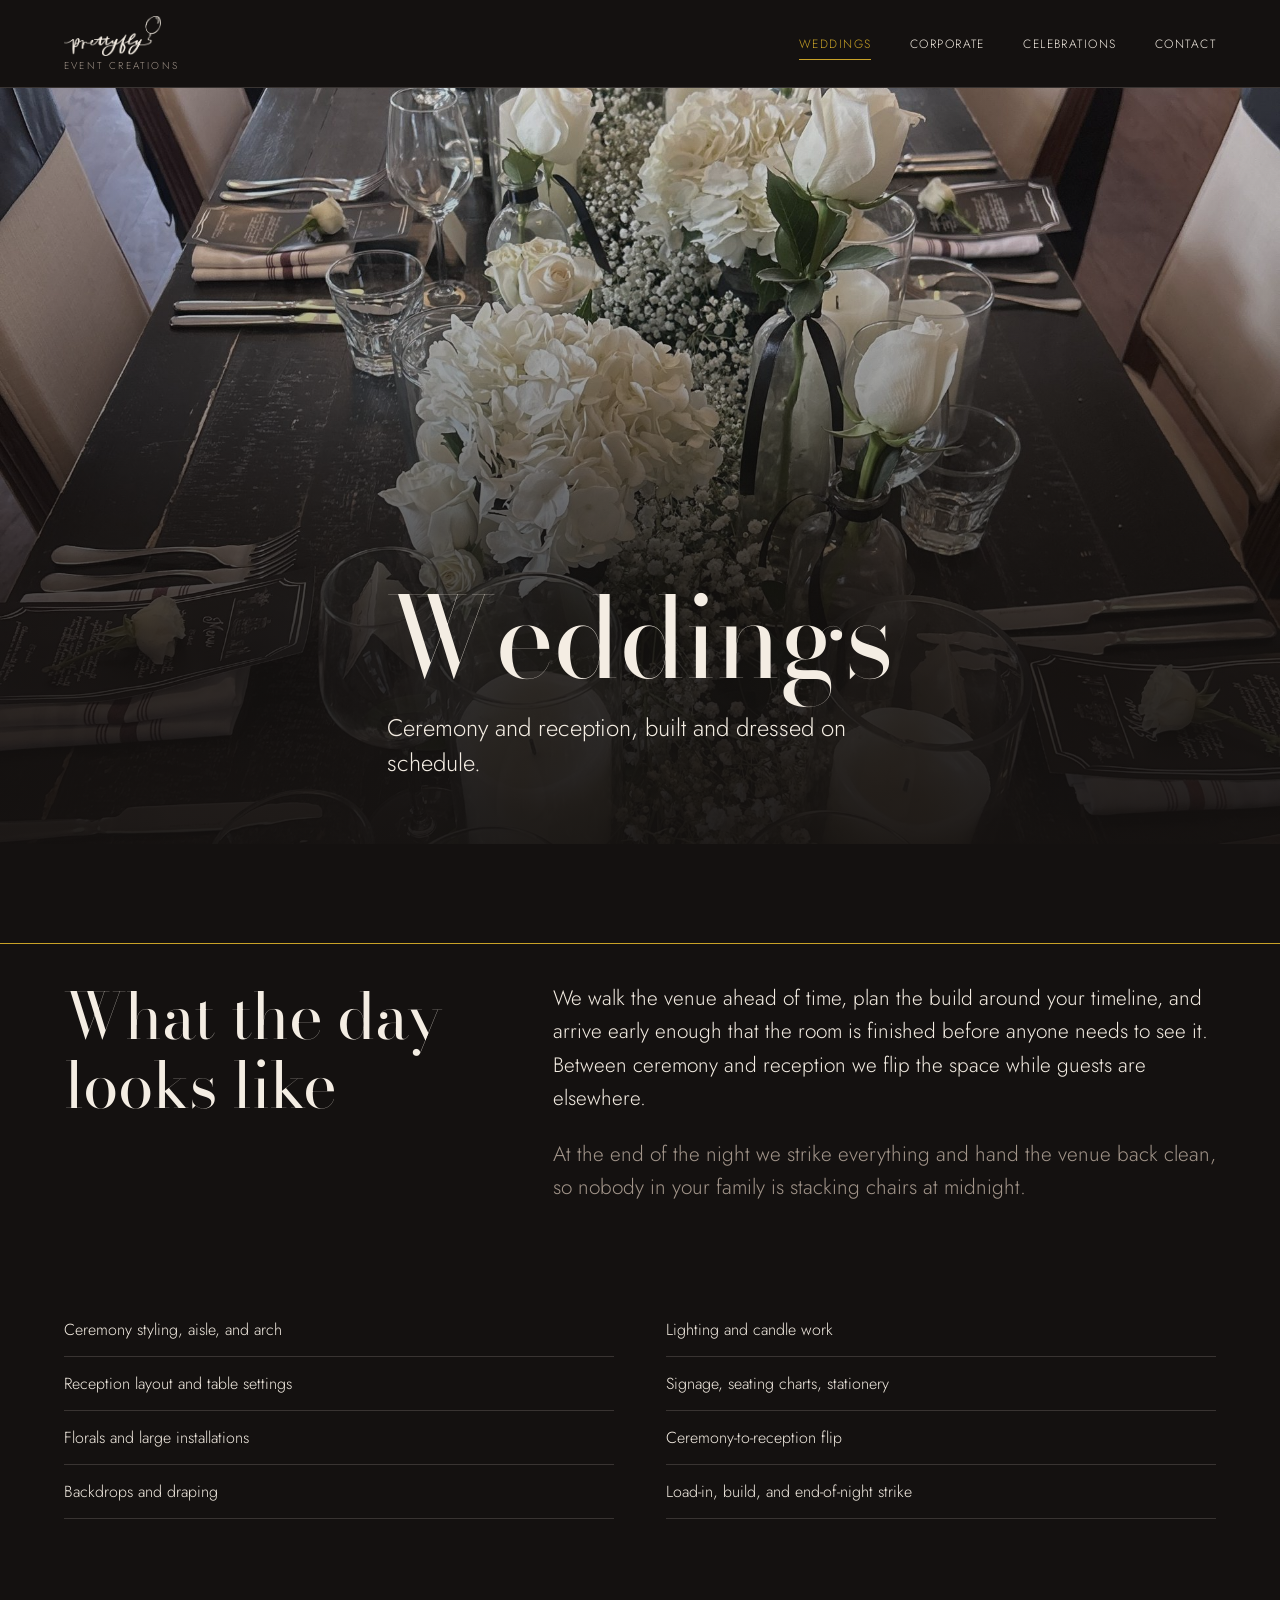
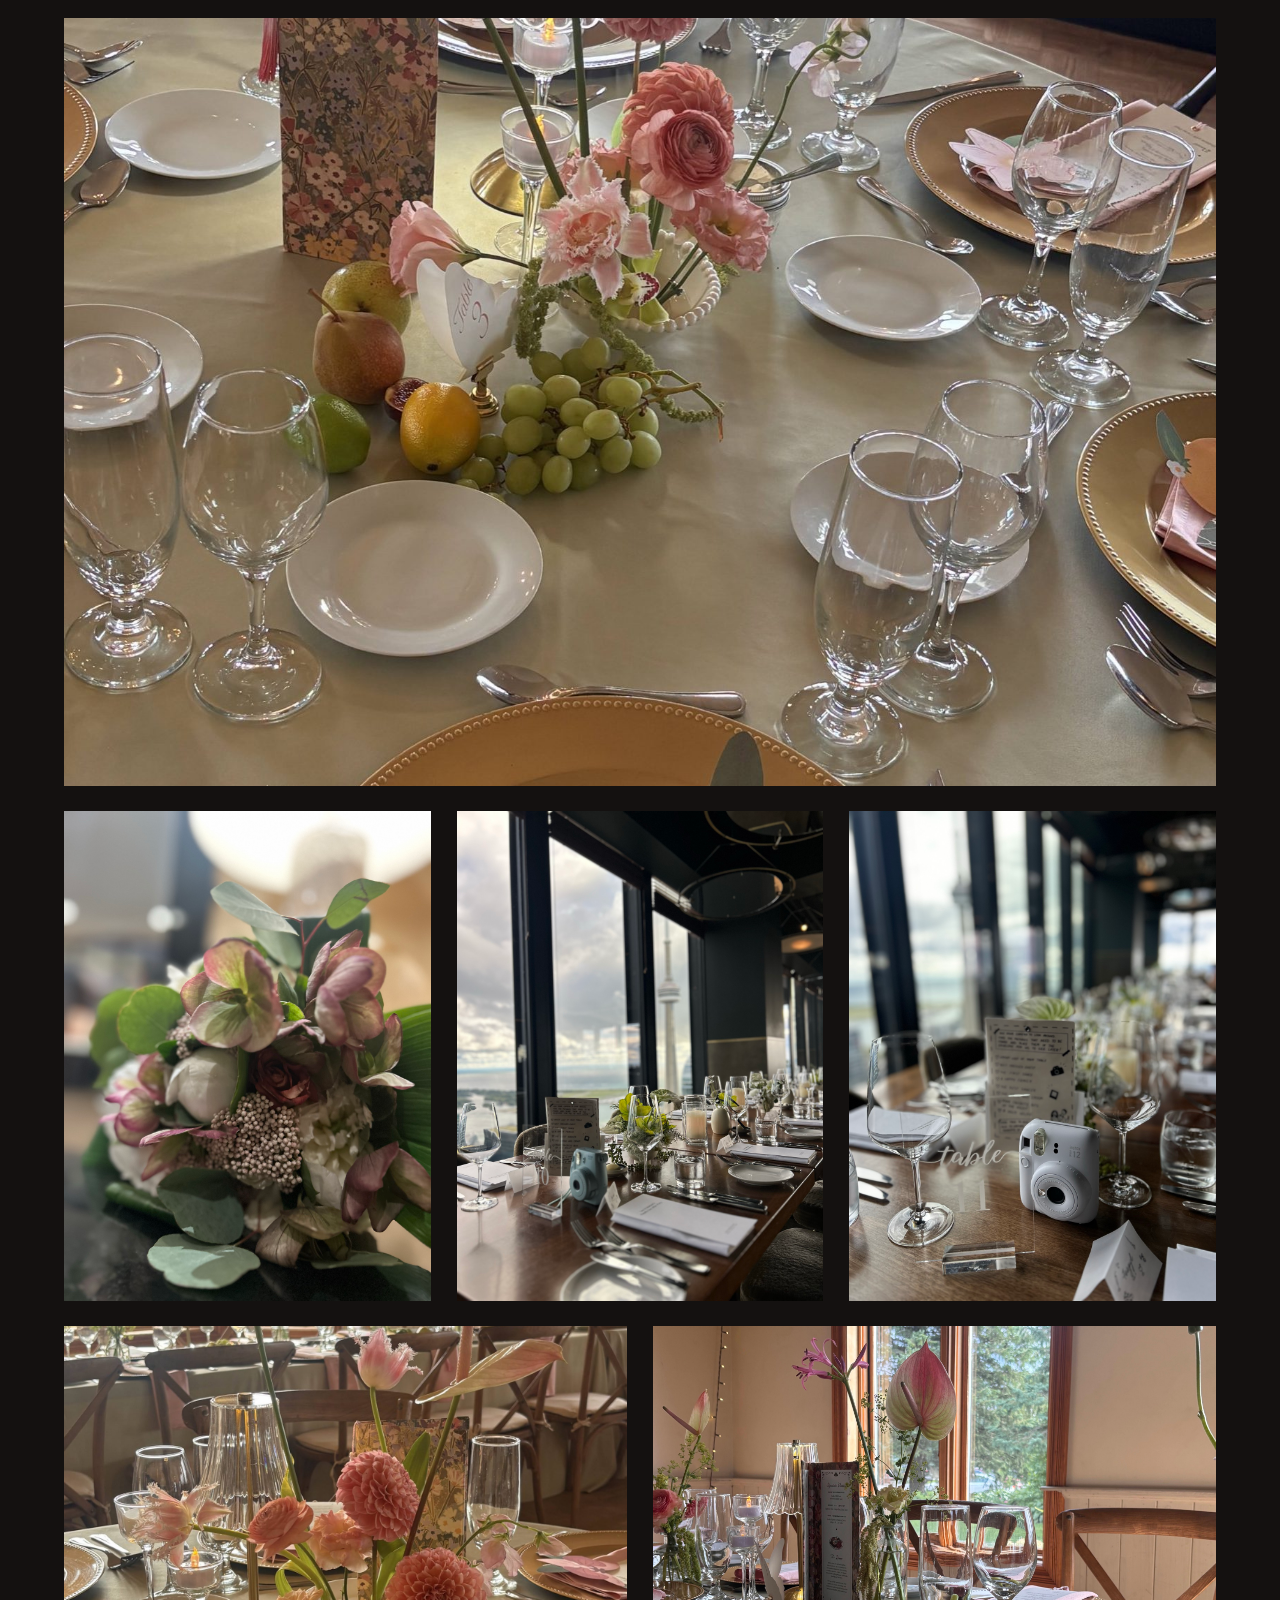
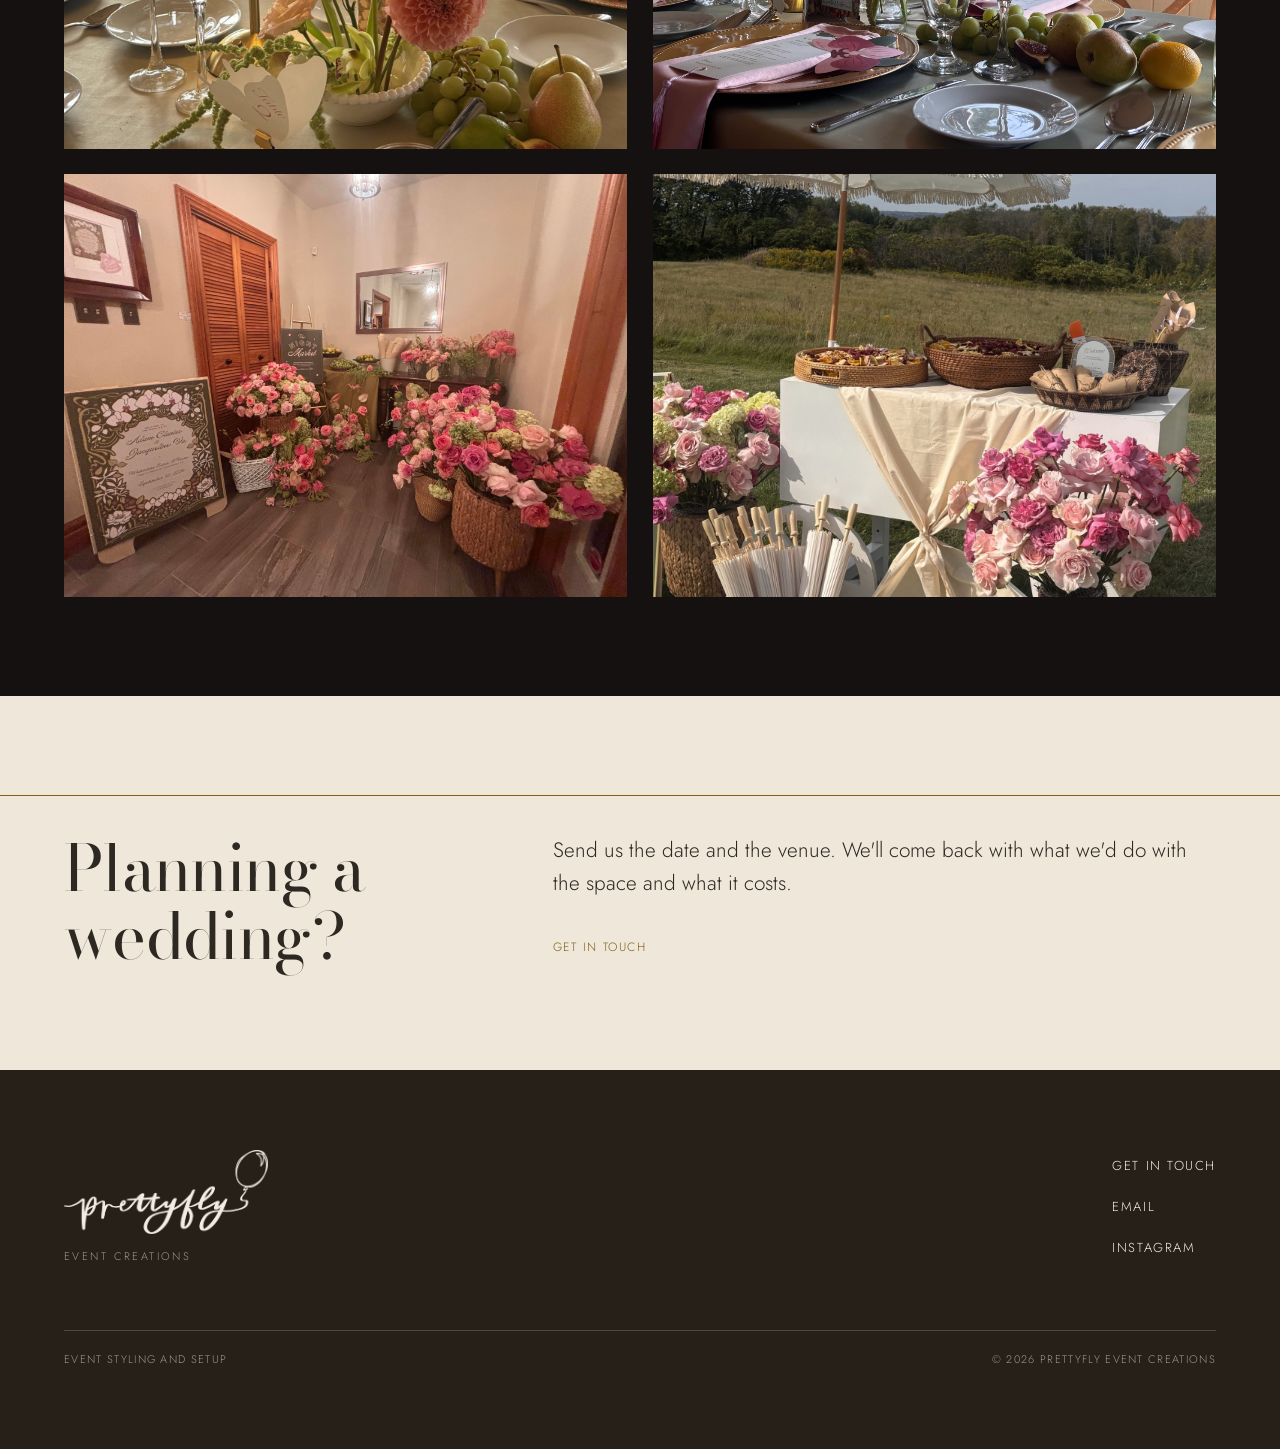
<file: weddings.html>
<!DOCTYPE html>
<html lang="en">
<head>
<meta charset="utf-8">
<meta name="viewport" content="width=device-width, initial-scale=1">
<title>Weddings — PrettyFly Event Creations</title>
<meta name="description" content="Wedding styling and setup by PrettyFly Event Creations — ceremony, reception, florals, lighting, and signage, built and struck on schedule.">
<link rel="canonical" href="https://prettyflyevents.ca/weddings.html">
<meta property="og:type" content="website">
<meta property="og:site_name" content="PrettyFly Event Creations">
<meta property="og:locale" content="en_CA">
<meta property="og:url" content="https://prettyflyevents.ca/weddings.html">
<meta property="og:title" content="Weddings — PrettyFly Event Creations">
<meta property="og:description" content="Wedding styling and setup by PrettyFly Event Creations — ceremony, reception, florals, lighting, and signage, built and struck on schedule.">
<meta property="og:image" content="https://prettyflyevents.ca/images/brand/share-card.jpg">
<meta property="og:image:width" content="1200">
<meta property="og:image:height" content="630">
<meta property="og:image:alt" content="PrettyFly Event Creations">
<meta name="twitter:card" content="summary_large_image">
<link rel="preconnect" href="https://fonts.googleapis.com">
<link rel="preconnect" href="https://fonts.gstatic.com" crossorigin>
<link href="https://fonts.googleapis.com/css2?family=Bodoni+Moda:opsz,wght@6..96,400;6..96,500&family=Jost:wght@300;400;500&display=swap" rel="stylesheet">
<link rel="stylesheet" href="assets/css/site.css">
<link rel="icon" href="images/brand/favicon-32.png" sizes="32x32">
<link rel="apple-touch-icon" href="images/brand/favicon-180.png">
</head>
<body>

<a class="skip" href="#main">Skip to content</a>

<header class="nav">
  <div class="wrap nav__inner">
    <a class="mark" href="index.html">
      <img class="mark__logo" src="images/brand/mark-cream.png" alt="PrettyFly" width="873" height="360" decoding="async">
      <span class="mark__sub">Event Creations</span>
    </a>
    <button class="nav__toggle" type="button" aria-expanded="false" aria-controls="nav-links">Menu</button>
    <ul class="nav__links" id="nav-links">
      <li><a href="weddings.html" aria-current="page">Weddings</a></li>
      <li><a href="corporate.html">Corporate</a></li>
      <li><a href="celebrations.html">Celebrations</a></li>
      <li><a href="contact.html">Contact</a></li>
    </ul>
  </div>
</header>

<main id="main">

  <section class="hero">
    <img class="hero__img" src="images/hero/hero-weddings.jpg" alt="A wedding reception styled by PrettyFly Event Creations" width="1950" height="2600" decoding="async" fetchpriority="high">
    <div class="hero__scrim"></div>
    <div class="wrap hero__body pagehead reveal">
      <h1 class="display">Weddings</h1>
      <p class="lede">Ceremony and reception, built and dressed on schedule.</p>
    </div>
  </section>

  <section class="band">
    <div class="wrap statement">
      <h2 class="head">What the day looks like</h2>
      <div>
        <p>We walk the venue ahead of time, plan the build around your timeline, and arrive early enough that the room is finished before anyone needs to see it. Between ceremony and reception we flip the space while guests are elsewhere.</p>
        <p class="quiet">At the end of the night we strike everything and hand the venue back clean, so nobody in your family is stacking chairs at midnight.</p>
      </div>
    </div>
  </section>

  <section class="band band--continued">
    <div class="wrap">
      <ul class="covers">
        <li>Ceremony styling, aisle, and arch</li>
        <li>Reception layout and table settings</li>
        <li>Florals and large installations</li>
        <li>Backdrops and draping</li>
        <li>Lighting and candle work</li>
        <li>Signage, seating charts, stationery</li>
        <li>Ceremony-to-reception flip</li>
        <li>Load-in, build, and end-of-night strike</li>
      </ul>
    </div>
  </section>

  <section class="band band--continued">
    <div class="wrap">
      <div class="gallery">
        <figure class="shot shot--wide"><img src="images/weddings/wedding-01.jpg" width="1650" height="2200" loading="lazy" decoding="async" alt="Full reception room reveal"></figure>
        <figure class="shot shot--port"><img src="images/weddings/wedding-02.jpg" width="1200" height="1600" loading="lazy" decoding="async" alt="Ceremony arch and aisle styling"></figure>
        <figure class="shot shot--port"><img src="images/weddings/wedding-03.jpg" width="1200" height="1600" loading="lazy" decoding="async" alt="Head table detail"></figure>
        <figure class="shot shot--port"><img src="images/weddings/wedding-04.jpg" width="1200" height="1600" loading="lazy" decoding="async" alt="Floral installation"></figure>
        <figure class="shot shot--half"><img src="images/weddings/wedding-05.jpg" width="1500" height="2000" loading="lazy" decoding="async" alt="Guest tables dressed and lit"></figure>
        <figure class="shot shot--half"><img src="images/weddings/wedding-06.jpg" width="2200" height="1650" loading="lazy" decoding="async" alt="Place setting close up"></figure>
        <figure class="shot shot--half"><img src="images/weddings/wedding-07.jpg" width="2000" height="1500" loading="lazy" decoding="async" alt="Seating chart and signage"></figure>
        <figure class="shot shot--half"><img src="images/weddings/wedding-08.jpg" width="1500" height="2000" loading="lazy" decoding="async" alt="Evening lighting across the room"></figure>
      </div>
    </div>
  </section>

  <section class="band inverse">
    <div class="wrap statement">
      <h2 class="head">Planning a wedding?</h2>
      <div>
        <p>Send us the date and the venue. We'll come back with what we'd do with the space and what it costs.</p>
        <p><a href="contact.html" class="linkout">Get in touch</a></p>
      </div>
    </div>
  </section>

</main>

<footer class="foot">
  <div class="wrap">
    <div class="foot__top">
      <div>
        <img class="foot__logo" src="images/brand/mark-cream.png" alt="PrettyFly" width="873" height="360" decoding="async" loading="lazy">
        <div class="foot__sub">Event Creations</div>
      </div>
      <ul class="foot__links">
        <li><a href="contact.html">Get in touch</a></li>
        <li><a href="mailto:prettyflycreativestudio@gmail.com">Email</a></li>
        <li><a href="https://www.instagram.com/prettyflyeventcreations/" rel="noopener">Instagram</a></li>
      </ul>
    </div>
    <div class="foot__base">
      <span>Event styling and setup</span>
      <span>&copy; 2026 PrettyFly Event Creations</span>
    </div>
  </div>
</footer>

<script src="assets/js/nav.js"></script>
</body>
</html>
</file>
<file: assets/css/site.css>
/* PrettyFly Event Creations
   The room with the lights down. The work is evening, uplit and mostly black-and-gold,
   so the page is the dark room, panels are the lit tables, and brass is the uplight.
   One cream relief band per page keeps it from going flat. */

:root {
  --field: #141110;   /* deep warm black — the room */
  --plate: #262019;   /* raised panel — the lit table */
  --ink:   #f4ede3;   /* warm cream — primary text */
  --brass: #c9a227;   /* uplight gold, bright enough to hold on black */
  --stone: #a2958a;   /* secondary text on the dark field */

  /* the cream relief band — same five roles, lights up */
  --relief:       #efe7d9;
  --relief-ink:   #2e2823;
  --relief-stone: #6b6057;
  --relief-brass: #7e6019;  /* gold has to darken to stay legible on cream */

  --rule: 1px solid var(--brass);
  --hair: 1px solid rgba(244, 237, 227, .16);

  --display: "Bodoni Moda", "Didot", "Bodoni 72", Georgia, serif;
  --text: "Jost", "Futura", "Avenir Next", system-ui, sans-serif;

  --gutter: clamp(1.25rem, 5vw, 5rem);
  --band: clamp(4.5rem, 11vh, 9rem);
  --measure: 62ch;
}

*, *::before, *::after { box-sizing: border-box; }

html {
  -webkit-text-size-adjust: 100%;
  /* the sticky nav must never cover a control that just received keyboard focus */
  scroll-padding-top: 6rem;
}

body {
  margin: 0;
  background: var(--field);
  color: var(--ink);
  font-family: var(--text);
  font-size: 1.125rem;
  line-height: 1.6;
  font-weight: 300;
  -webkit-font-smoothing: antialiased;
}

img { display: block; max-width: 100%; height: auto; }

a { color: inherit; }

:focus-visible {
  outline: 2px solid var(--brass);
  outline-offset: 3px;
}

.skip {
  position: absolute;
  left: -9999px;
  top: 0;
  background: var(--ink);
  color: var(--field);
  padding: .75rem 1.25rem;
  z-index: 100;
}
.skip:focus { left: 0; }

/* ---------- type ---------- */

h1, h2, h3 {
  font-family: var(--display);
  font-weight: 400;
  margin: 0;
  letter-spacing: -.01em;
}

/* Headlines bound their own measure and let the browser balance the wrap, so the
   break point survives any viewport, font fallback, or copy edit. No hardcoded <br>. */
.display {
  font-size: clamp(2.75rem, 9.5vw, 7rem);
  line-height: .95;
  max-inline-size: 16ch;
  text-wrap: balance;
}

.head {
  font-size: clamp(2rem, 5vw, 4rem);
  line-height: 1.07;
  max-inline-size: 15ch;
  text-wrap: balance;
}

.subhead {
  font-size: clamp(1.4rem, 2.6vw, 2rem);
  line-height: 1.15;
}

.lede {
  font-size: clamp(1.2rem, 2.1vw, 1.5rem);
  line-height: 1.45;
  font-weight: 300;
  max-width: 28ch;
}

p { max-width: var(--measure); margin: 0 0 1.1em; }
p:last-child { margin-bottom: 0; }

.caps {
  font-size: .75rem;
  letter-spacing: .12em;
  text-transform: uppercase;
  font-weight: 400;
}

.quiet { color: var(--stone); }

/* ---------- shell ---------- */

.wrap {
  max-width: 1420px;
  margin-inline: auto;
  padding-inline: var(--gutter);
}

.band { padding-block: var(--band); }

/* a band that continues the one above it — no second helping of top padding */
.band--continued { padding-top: 0; }

/* A last band that shares the footer's dark field can run straight into it — there's no
   seam to hide. The cream relief band is a different colour from the footer, so it keeps
   its bottom padding; without it the photos butt into the dark edge. */
main > .band:not(.inverse):last-child { padding-bottom: 0; }

/* ---------- nav ---------- */

.nav {
  position: sticky;
  top: 0;
  z-index: 50;
  background: var(--field);
  border-bottom: var(--hair);
}

.nav__inner {
  display: flex;
  align-items: center;
  justify-content: space-between;
  gap: 2rem;
  padding-block: 1rem;
}

.mark {
  text-decoration: none;
  display: block;
  line-height: 1;
}

/* The script mark carries the name, so the descriptor underneath stays live text — the
   logo's own version of it is 7% of the lockup height and would land at ~3px here. */
.mark__logo {
  display: block;
  height: 2.5rem;
  width: auto;
}

.mark__sub {
  display: block;
  font-size: .625rem;
  letter-spacing: .22em;
  text-transform: uppercase;
  color: var(--stone);
  margin-top: .3rem;
}

.nav__links {
  display: flex;
  gap: clamp(1.25rem, 3vw, 2.75rem);
  list-style: none;
  margin: 0;
  padding: 0;
}

/* 12px caps are small, so the link pads out to clear the 24px minimum pointer
   target without moving the gold underline off the baseline. */
.nav__links a {
  display: inline-block;
  text-decoration: none;
  font-size: .75rem;
  letter-spacing: .12em;
  text-transform: uppercase;
  padding-top: .5rem;
  padding-bottom: .35rem;
  border-bottom: 1px solid transparent;
}

.nav__links a:hover { border-bottom-color: var(--brass); }
.nav__links a[aria-current="page"] { border-bottom-color: var(--brass); color: var(--brass); }

.nav__toggle {
  display: none;
  background: none;
  border: var(--hair);
  color: inherit;
  font: inherit;
  font-size: .75rem;
  letter-spacing: .12em;
  text-transform: uppercase;
  padding: .55rem 1rem;
  cursor: pointer;
}

@media (max-width: 760px) {
  .nav__toggle { display: block; }
  .nav__links {
    display: none;
    position: absolute;
    inset: 100% 0 auto;
    background: var(--field);
    border-bottom: var(--hair);
    flex-direction: column;
    gap: 0;
    padding: var(--gutter) var(--gutter) calc(var(--gutter) + .5rem);
  }
  .nav__links[data-open="true"] { display: flex; }
  .nav__links a {
    display: block;
    font-size: 1rem;
    padding-block: .9rem;
    border-bottom: var(--hair);
  }
  .nav { position: relative; }
}

/* ---------- hero ---------- */

.hero {
  position: relative;
  min-height: min(84vh, 760px);
  display: grid;
  align-items: end;
  overflow: hidden;
  background: var(--field);
}

.hero__img {
  position: absolute;
  inset: 0;
  width: 100%;
  height: 100%;
  object-fit: cover;
}

/* The corporate photo's subject — the FAIR marquee letters — sits in the left third and
   low in the frame, so a centred crop slices the letters in half on a phone and buries
   them behind the headline on a desktop. The two components each own a breakpoint: a
   narrow hero crops horizontally, so 12% holds the letters in frame; a wide hero crops
   vertically, so 66% keeps them above the headline without showing bare floor. */
.hero__img--offset-left {
  object-position: 12% 66%;
}

/* The celebrations photo is the one portrait source in the hero set, and its subject —
   the lettering on the arch — sits in the upper third. A wide hero keeps only a band of
   a portrait image, so without this the band lands on blank backdrop below the text. */
.hero__img--offset-top {
  object-position: 44% 34%;
}

.hero__scrim {
  position: absolute;
  inset: 0;
  /* Weighted to the bottom third, where the headline sits. These photos are real
     rooms with white linen and pale florals, so a gentle wash is not enough —
     cream type over a lit tablecloth disappears without this much cover. */
  background: linear-gradient(to top,
    rgba(20,17,16,.94) 0%,
    rgba(20,17,16,.86) 26%,
    rgba(20,17,16,.58) 48%,
    rgba(20,17,16,.28) 72%,
    rgba(20,17,16,.14) 100%);
}

.hero__body {
  position: relative;
  padding-block: clamp(2.5rem, 7vh, 5rem);
  color: var(--ink);
}

.hero__body .lede { color: var(--ink); opacity: .86; max-width: 34ch; }

.hero .display { margin-bottom: 1.25rem; }

/* one orchestrated moment: the reveal on load */
.reveal > * {
  opacity: 0;
  transform: translateY(1.1rem);
  animation: rise .9s cubic-bezier(.22,.61,.36,1) forwards;
}
.reveal > *:nth-child(2) { animation-delay: .18s; }
.reveal > *:nth-child(3) { animation-delay: .32s; }

@keyframes rise {
  to { opacity: 1; transform: none; }
}

@media (prefers-reduced-motion: reduce) {
  .reveal > * { animation: none; opacity: 1; transform: none; }
  * { scroll-behavior: auto !important; }
}

/* ---------- statement ---------- */

.statement {
  display: grid;
  grid-template-columns: minmax(0, 1fr);
  gap: clamp(1.5rem, 4vw, 4rem);
  border-top: var(--rule);
  padding-top: clamp(1.5rem, 3vw, 2.5rem);
}

@media (min-width: 860px) {
  .statement { grid-template-columns: 38% minmax(0, 1fr); }
}

/* a statement that opens a page needs no rule above it */
.statement--open { border-top: 0; padding-top: 0; }

.statement p { font-size: clamp(1.1rem, 1.7vw, 1.3rem); }

/* ---------- the three doors ---------- */

.doors {
  display: grid;
  gap: clamp(1.25rem, 2.5vw, 2rem);
  grid-template-columns: repeat(auto-fit, minmax(260px, 1fr));
}

.door {
  display: block;
  text-decoration: none;
  color: inherit;
}

.door__frame {
  display: block;
  position: relative;
  aspect-ratio: 3 / 4;
  overflow: hidden;
  background: var(--plate);
}

.door__frame img {
  width: 100%;
  height: 100%;
  object-fit: cover;
  transition: transform .7s cubic-bezier(.22,.61,.36,1);
}

.door:hover .door__frame img,
.door:focus-visible .door__frame img { transform: scale(1.035); }

/* colour is set explicitly: plates stay light even inside .inverse */
.door__plate {
  display: block;
  background: var(--plate);
  color: var(--ink);
  padding: 1.35rem 1.4rem 1.5rem;
  margin: -3.25rem 1.25rem 0;
  position: relative;
}

.door__name {
  font-family: var(--display);
  font-size: clamp(1.5rem, 2.4vw, 2rem);
  line-height: 1.05;
  margin: 0 0 .5rem;
}

.door__text {
  display: block;
  font-size: 1rem;
  line-height: 1.5;
  color: var(--stone);
}

.door__more,
.linkout {
  display: inline-block;
  margin-top: .9rem;
  font-size: .75rem;
  letter-spacing: .12em;
  text-transform: uppercase;
  color: var(--brass);
  border-bottom: 1px solid transparent;
  padding-bottom: .2rem;
  text-decoration: none;
}

.door:hover .door__more,
.door:focus-visible .door__more,
.linkout:hover { border-bottom-color: var(--brass); }

@media (prefers-reduced-motion: reduce) {
  .door__frame img { transition: none; }
  .door:hover .door__frame img { transform: none; }
}

/* ---------- relief band (lights up) ---------- */

.inverse {
  background: var(--relief);
  color: var(--relief-ink);
}

/* Gold has to darken on cream to stay legible, and secondary text with it. */
.inverse .linkout,
.inverse .contact__lines a:hover .contact__value { color: var(--relief-brass); }
.inverse .linkout:hover,
.inverse .foot__links a:hover { border-bottom-color: var(--relief-brass); }
.inverse :focus-visible { outline-color: var(--relief-brass); }

.inverse .quiet,
.inverse .shot figcaption { color: var(--relief-stone); }
.inverse .statement { border-top-color: var(--relief-brass); }
/* the door plate stays a dark panel wherever it sits, so its own pairing holds */
.inverse .door__plate { color: var(--ink); }
.inverse .door__text { color: var(--stone); }

.strip {
  display: grid;
  grid-template-columns: repeat(auto-fit, minmax(190px, 1fr));
  gap: clamp(.75rem, 1.5vw, 1.25rem);
  margin-top: clamp(2rem, 5vw, 3.5rem);
}

.strip img {
  width: 100%;
  aspect-ratio: 3 / 2;
  object-fit: cover;
}

/* ---------- gallery ---------- */

.gallery {
  display: grid;
  grid-template-columns: repeat(2, minmax(0, 1fr));
  gap: clamp(.75rem, 2vw, 1.75rem);
}

@media (min-width: 900px) {
  .gallery { grid-template-columns: repeat(6, minmax(0, 1fr)); }
  .shot--wide  { grid-column: span 6; }
  .shot--land  { grid-column: span 4; }
  .shot--port  { grid-column: span 2; }
  .shot--third { grid-column: span 2; }
  .shot--half  { grid-column: span 3; }
}

/* Fixed ratios keep grid rows flush. Every shape here is one the phone library
   actually produces — 3:2, 4:3, 3:4 — so nothing gets cropped to fit a slot it
   was never shot for. There is no 2:1 source material, hence no 2:1 slot. */
.shot { margin: 0; }
.shot img { width: 100%; height: 100%; object-fit: cover; }
.shot--wide img  { aspect-ratio: 3 / 2; }
.shot--port img  { aspect-ratio: 3 / 4; }
.shot--land img  { aspect-ratio: 3 / 2; }
.shot--third img { aspect-ratio: 4 / 3; }
.shot--half img  { aspect-ratio: 4 / 3; }

@media (max-width: 899px) {
  .shot--wide { grid-column: span 2; }
  .shot--wide img { aspect-ratio: 3 / 2; }
}

.shot figcaption {
  font-size: .8125rem;
  color: var(--stone);
  margin-top: .6rem;
  letter-spacing: .02em;
}

/* ---------- covers list ---------- */

.covers {
  list-style: none;
  margin: 0;
  padding: 0;
  columns: 2;
  column-gap: clamp(1.5rem, 4vw, 3.5rem);
}

@media (max-width: 620px) { .covers { columns: 1; } }

.covers li {
  break-inside: avoid;
  padding: .85rem 0;
  border-bottom: var(--hair);
  font-size: 1rem;
}

.inverse .covers li { border-bottom-color: rgba(239,231,217,.2); }

/* ---------- contact ---------- */

.contact__lines {
  list-style: none;
  margin: clamp(2rem, 5vw, 3rem) 0 0;
  padding: 0;
  border-top: var(--rule);
}

.contact__lines li { border-bottom: var(--hair); }

.contact__lines a,
.contact__lines span {
  display: flex;
  flex-wrap: wrap;
  align-items: baseline;
  gap: .5rem 1.5rem;
  padding-block: 1.4rem;
  text-decoration: none;
}

.contact__lines a:hover .contact__value { color: var(--brass); }

.contact__key {
  flex: 0 0 9rem;
  font-size: .75rem;
  letter-spacing: .12em;
  text-transform: uppercase;
  color: var(--stone);
}

/* The email is one unbreakable 33-character token, so the type has to scale down far
   enough to seat it on narrow phones — at a 20px floor it overshot by 11px and threw
   a single letter onto its own line. overflow-wrap stays as the last-resort net. */
.contact__value {
  font-family: var(--display);
  font-size: clamp(1rem, 4.4vw, 2rem);
  line-height: 1.15;
  overflow-wrap: anywhere;
}

/* ---------- footer ---------- */

.foot {
  background: var(--plate);
  color: var(--ink);
  padding-block: clamp(3rem, 7vw, 5rem);
}

.foot__top {
  display: grid;
  gap: 2.5rem;
  align-items: start;
}

@media (min-width: 820px) {
  .foot__top { grid-template-columns: minmax(0, 1fr) auto; }
}

.foot__logo {
  display: block;
  height: clamp(3.25rem, 7vw, 5.25rem);
  width: auto;
  max-width: 100%;
  object-fit: contain;
  object-position: left;
}

.foot__sub {
  font-size: .6875rem;
  letter-spacing: .22em;
  text-transform: uppercase;
  color: rgba(239,231,217,.6);
  margin-top: .9rem;
}

.foot__links {
  list-style: none;
  margin: 0;
  padding: 0;
  display: grid;
  gap: .75rem;
}

.foot__links a {
  text-decoration: none;
  font-size: .8125rem;
  letter-spacing: .12em;
  text-transform: uppercase;
  border-bottom: 1px solid transparent;
  padding-bottom: .15rem;
}

.foot__links a:hover { border-bottom-color: var(--brass); }

.foot__base {
  margin-top: clamp(2.5rem, 6vw, 4rem);
  padding-top: 1.25rem;
  border-top: 1px solid rgba(239,231,217,.2);
  display: flex;
  flex-wrap: wrap;
  gap: .5rem 1.5rem;
  justify-content: space-between;
  font-size: .6875rem;
  letter-spacing: .12em;
  text-transform: uppercase;
  color: rgba(239,231,217,.6);
}

/* ---------- page head (sub-pages) ---------- */

.pagehead .display { max-width: 14ch; }
</file>
